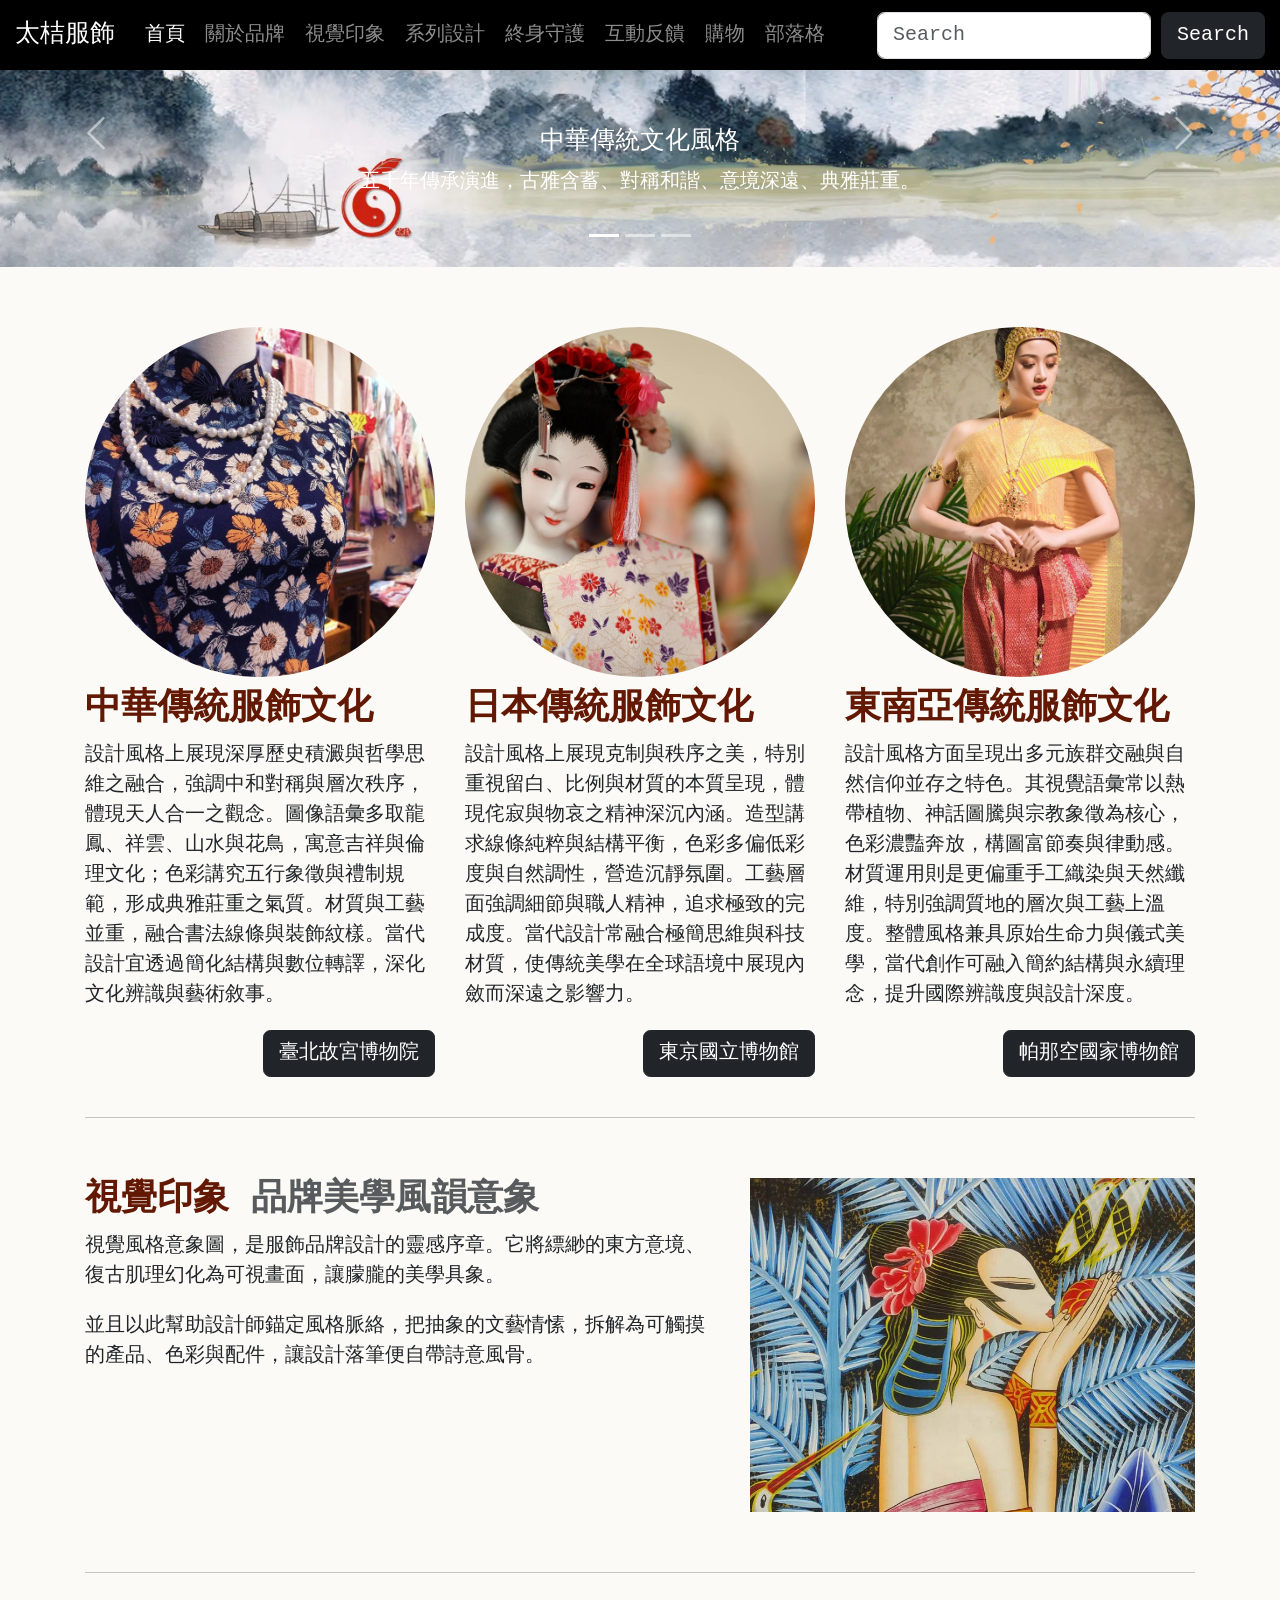
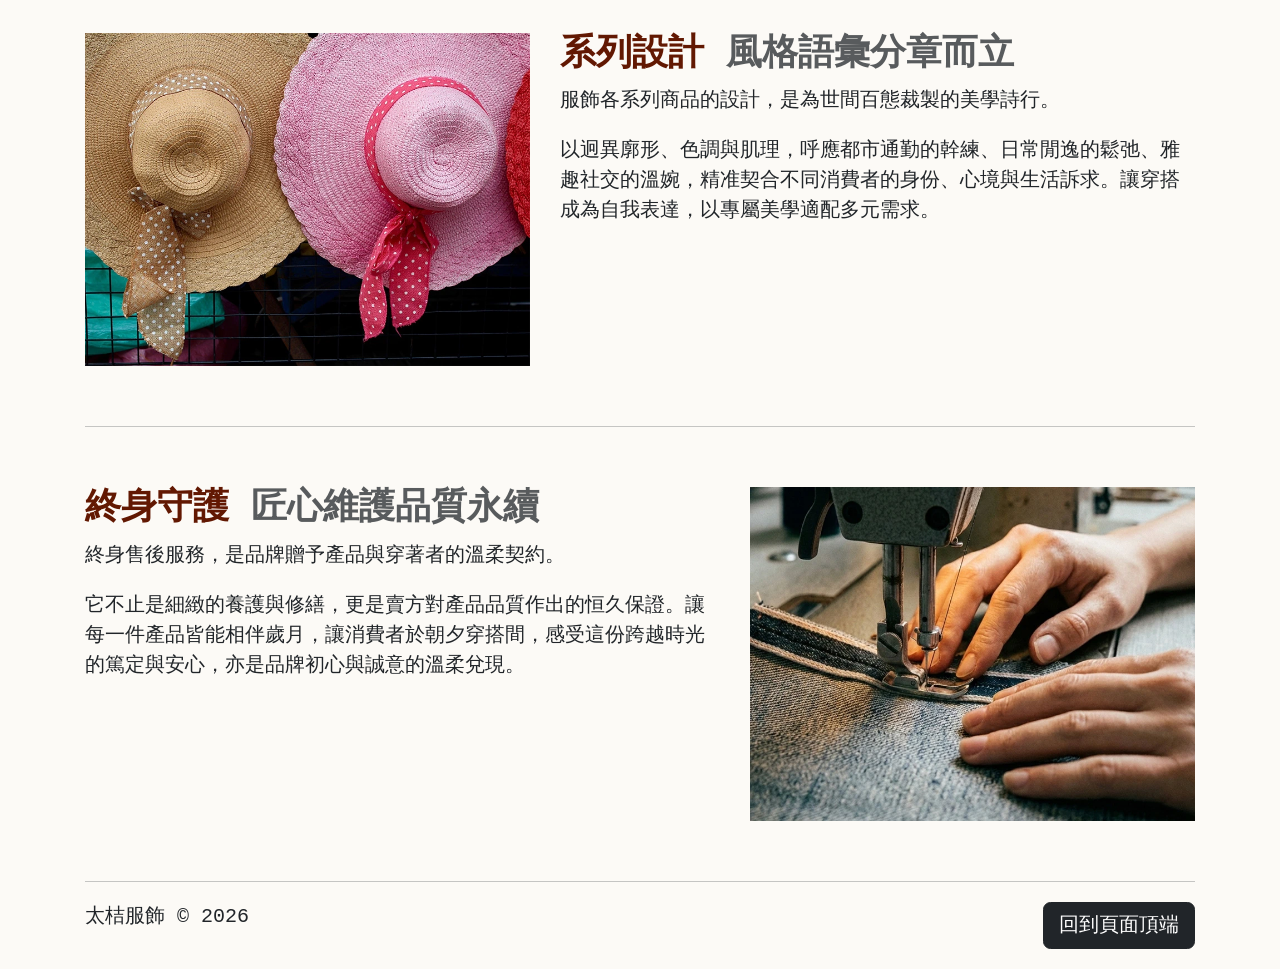
<file: index.html>
<!-- 宣告網頁文件是HTML5格式 -->
<!doctype html>
<!-- 網頁所屬地區的語言 -->
<html lang="zh-Hant-TW">
  <!-- 檔頭、SEO/GEO/AEO -->
  <head>
    <!-- 文字編碼 -->
    <meta charset="utf-8">
    <!-- RWD響應式網站 -->
    <meta name="viewport" content="width=device-width, initial-scale=1">
    <!-- 網站作者（擁有者、品牌名稱） -->
    <meta name="author" content="太桔服飾">
    <!-- 網頁描述、網頁內容濃縮，可透過ChatGPT協助生成 -->
    <meta name="description" content="太桔服飾融合中華、日本與東南亞文化設計美學，結合服飾系列創作與終身售後理念，展現東方風格的當代設計敘事與品牌文化深度。">
    <!-- 網頁編輯器 -->
    <meta name="generator" content="Visual Studio Code">
    <!-- 網頁關鍵字、網頁內容提取，可透過ChatGPT協助提取 -->
    <meta name="keywords" content="太桔服飾, 東方文化美學, 東方設計風格, 傳統文化設計, 東方哲學設計, 天人合一美學, 東方藝術設計, 文化創意設計, 東方圖騰設計, 東方裝飾紋樣, 龍鳳圖騰, 祥雲紋樣, 山水意境設計, 花鳥紋樣, 五行色彩象徵, 中式對稱設計, 中國傳統紋樣, 書法線條設計, 中國風設計, 日本設計美學, 日式極簡設計, 侘寂美學, 物哀文化, 日式留白設計, 日本職人精神, 日本工藝設計, 日式自然色彩, 日本傳統美學, 日系設計風格, 東南亞設計風格, 東南亞文化圖騰, 熱帶植物圖案, 神話圖騰設計, 東南亞宗教符號, 手工織染工藝, 天然纖維設計, 東南亞民族風格, 儀式美學設計, 東南亞文化藝術, 服飾設計靈感, 服裝設計風格, 東方服飾設計, 視覺風格意象, 時尚設計概念, 服裝系列設計, 穿搭風格設計, 品牌美學設計, 設計師品牌風格, 品牌文化設計, 品牌終身服務, 服裝售後服務, 產品養護修繕, 品牌品質保證, 永續時尚設計, 品牌文化故事, 設計品牌理念, 高品質服飾品牌">
    <!-- Favicon品牌Logo=, 第一行針對IE和其它瀏覽器，第二行針對IE之外的瀏覽器 -->
    <link rel="shortcut icon" href="/favicon.ico" type="image/x-icon">
    <link rel="icon" href="/favicon.ico" type="image/x-icon">
    <!-- 網頁標題，包含網站名稱和網頁名稱 -->
    <title>太桔服飾-首頁</title>
    <!-- Bootstrap雲端CSS外部檔 -->
    <link href="https://cdn.jsdelivr.net/npm/bootstrap@5.3.8/dist/css/bootstrap.min.css" rel="stylesheet" integrity="sha384-sRIl4kxILFvY47J16cr9ZwB07vP4J8+LH7qKQnuqkuIAvNWLzeN8tE5YBujZqJLB" crossorigin="anonymous">
    <!-- 自訂的CSS -->
    <link rel="stylesheet" href="css/custom.css">
    <!-- GA追蹤碼 -->
    <!-- Google tag (gtag.js) -->
    <script async src="https://www.googletagmanager.com/gtag/js?id=G-PJFQ34TGPG"></script>
    <script>
      window.dataLayer = window.dataLayer || [];
      function gtag(){dataLayer.push(arguments);}
      gtag('js', new Date());

      gtag('config', 'G-PJFQ34TGPG');
    </script>

  </head>
  <!-- 網頁本文 -->
  <body>
    <!-- 頁首/頂端Bar固定-->
    <header class="fixed-top">
      <nav class="navbar navbar-expand-lg bg-dark navbar-dark">
        <div class="container-fluid">
          <a class="navbar-brand" href="index.html">太桔服飾</a>
          <button class="navbar-toggler" type="button" data-bs-toggle="collapse" data-bs-target="#navbarSupportedContent" aria-controls="navbarSupportedContent" aria-expanded="false" aria-label="Toggle navigation">
            <span class="navbar-toggler-icon"></span>
          </button>
          <div class="collapse navbar-collapse" id="navbarSupportedContent">
            <ul class="navbar-nav me-auto mb-2 mb-lg-0">
              <li class="nav-item">
                <a class="nav-link active" aria-current="page" href="index.html">首頁</a>
              </li>
              <li class="nav-item">
                <a class="nav-link" href="about.html">關於品牌</a>
              </li>
              <li class="nav-item">
                <a class="nav-link" href="image.html">視覺印象</a>
              </li>
              <li class="nav-item">
                <a class="nav-link" href="collection.html">系列設計</a>
              </li>
              <li class="nav-item">
                <a class="nav-link" href="guardian.html">終身守護</a>
              </li>
              <li class="nav-item">
                <a class="nav-link" href="https://toolkit.url.com.tw/bbs/index.php?email=bbs@trial-162240.url.tw" target="_blank">互動反饋</a>
              </li>
              <li class="nav-item">
                <a class="nav-link" href="https://mikanenn123.easy.co" target="_blank">購物</a>
              </li>
              <li class="nav-item">
                <a class="nav-link" href="https://mikanenn123.wordpress.com" target="_blank">部落格</a>
              </li>
            </ul>

            <form class="d-flex" role="search">
              <input class="form-control me-2" type="search" placeholder="Search" aria-label="Search"/>
              <button class="btn btn-dark" type="submit">Search</button>
            </form>
          </div>
        </div>
      </nav> 




    </header>
    <!-- 主內容 -->
    <main>
      <!-- 輪播圖外層 -->
      <div id="carouselExampleIndicators" class="carousel slide">
        <!-- 指示器 -->
        <div class="carousel-indicators">
          <button type="button" data-bs-target="#carouselExampleIndicators" data-bs-slide-to="0" class="active" aria-current="true" aria-label="Slide 1"></button>
          <button type="button" data-bs-target="#carouselExampleIndicators" data-bs-slide-to="1" aria-label="Slide 2"></button>
          <button type="button" data-bs-target="#carouselExampleIndicators" data-bs-slide-to="2" aria-label="Slide 3"></button>
        </div>
         <!-- 輪播圖片 -->
        <div class="carousel-inner">
          <div class="carousel-item active">
            <img src="images/index/chinese-traditional-view-1920.webp" class="d-block w-100" alt="中華傳統文化風格" title="中華傳統文化風格" aria-label="中華傳統文化風格">
            <div class="carousel-caption d-none d-md-block">
              <h5>中華傳統文化風格</h5>
              <p>五千年傳承演進，古雅含蓄、對稱和諧、意境深遠、典雅莊重。</p>
            </div>
           </div>
          <div class="carousel-item">
            <img src="images/index/japan-traditional-view-1920.webp" class="d-block w-100" alt="日本傳統文化風格" title="日本傳統文化風格" aria-label="日本傳統文化風格">
            <div class="carousel-caption d-none d-md-block">
              <h5>日本傳統文化風格</h5>
              <p>東瀛文化，簡約留白、侘寂之美、自然含蓄、靜謐雅致。</p>
            </div>
           </div>
          <div class="carousel-item">
            <img src="images/index/thailand-traditional-view-1920.webp" class="d-block w-100" alt="東南亞傳統文化風格" title="東南亞傳統文化風格" aria-label="東南亞傳統文化風格">
           <div class="carousel-caption d-none d-md-block">
              <h5>東南亞傳統文化風格</h5>
              <p>東南亞文化，色彩濃烈、自然熱帶、紋樣繁複、神秘奔放。</p>
           </div>
          </div>  
        </div>
        <!-- 控制器 -->
        <button class="carousel-control-prev" type="button" data-bs-target="#carouselExampleIndicators" data-bs-slide="prev">
          <span class="carousel-control-prev-icon" aria-hidden="true"></span>
          <span class="visually-hidden">Previous</span>
        </button>
        <button class="carousel-control-next" type="button" data-bs-target="#carouselExampleIndicators" data-bs-slide="next">
          <span class="carousel-control-next-icon" aria-hidden="true"></span>
          <span class="visually-hidden">Next</span>
        </button>
      </div>
      <div class="container">
        <div class="row">
          <div class="col-lg-4 order-md-0 mt-5">
           <a href="https://www.npm.gov.tw/" target="_blank"><img src="images/index/chinese-shanghai-qipau-800800.webp" class="rounded-circle w-100" alt="中華傳統服飾" title="中華傳統服飾" aria-label="中華傳統服飾"></a>
            <div class="card-body">
              <h2 class="mt-2">中華傳統服飾文化</h2>
              <p class="card-text">設計風格上展現深厚歷史積澱與哲學思維之融合，強調中和對稱與層次秩序，體現天人合一之觀念。圖像語彙多取龍鳳、祥雲、山水與花鳥，寓意吉祥與倫理文化；色彩講究五行象徵與禮制規範，形成典雅莊重之氣質。材質與工藝並重，融合書法線條與裝飾紋樣。當代設計宜透過簡化結構與數位轉譯，深化文化辨識與藝術敘事。</p>
              <p class="text-end"><a href="https://www.npm.gov.tw/" target="_blank" class="btn btn-dark" role="button">臺北故宮博物院</a></p>
            </div>
          </div>
          <div class="col-lg-4 order-md-2 mt-5">
           <a href="http://www.virtualmuseum.finearts.go.th/bangkoknationalmuseums/index.php/en/" target="_blank"><img src="images/index/thailand-salong-800800.webp" class="rounded-circle w-100" alt="東南亞傳統服飾" title="東南亞傳統服飾" aria-label="東南亞傳統服飾"></a>
            <div class="card-body">
              <h2 class="mt-2">東南亞傳統服飾文化</h2>
              <p class="card-text">設計風格方面呈現出多元族群交融與自然信仰並存之特色。其視覺語彙常以熱帶植物、神話圖騰與宗教象徵為核心，色彩濃豔奔放，構圖富節奏與律動感。材質運用則是更偏重手工織染與天然纖維，特別強調質地的層次與工藝上溫度。整體風格兼具原始生命力與儀式美學，當代創作可融入簡約結構與永續理念，提升國際辨識度與設計深度。</p>
              <p class="text-end"><a href="http://www.virtualmuseum.finearts.go.th/bangkoknationalmuseums/index.php/en/" target="_blank" class="btn btn-dark" role="button">帕那空國家博物館</a></p>
            </div>
          </div>
          <div class="col-lg-4 order-md-1 mt-5">
           <a href="https://www.tnm.jp/modules/r_free_page/index.php?id=1659&lang=en/" target="_blank"><img src="images/index/japan-kimono-800800.webp" class="rounded-circle w-100" alt="日本華傳統服飾" title="日本華傳統服飾" aria-label="日本華傳統服飾"></a>
            <div class="card-body">
              <h2 class="mt-2">日本傳統服飾文化</h2>
              <p class="card-text">設計風格上展現克制與秩序之美，特別重視留白、比例與材質的本質呈現，體現侘寂與物哀之精神深沉內涵。造型講求線條純粹與結構平衡，色彩多偏低彩度與自然調性，營造沉靜氛圍。工藝層面強調細節與職人精神，追求極致的完成度。當代設計常融合極簡思維與科技材質，使傳統美學在全球語境中展現內斂而深遠之影響力。</p>
              <p class="text-end"><a href="https://www.tnm.jp/modules/r_free_page/index.php?id=1659&lang=en/" target="_blank" class="btn btn-dark" role="button">東京國立博物館</a></p>
            </div>
          </div>
        </div>

        <hr>
        <div class="row my-5">
          <div class="col-md-7"> 
            <h2 class="">視覺印象<span class="text-muted"> 品牌美學風韻意象</span></h2>
            <p>視覺風格意象圖，是服飾品牌設計的靈感序章。它將縹緲的東方意境、復古肌理幻化為可視畫面，讓朦朧的美學具象。</p>
            <p>並且以此幫助設計師錨定風格脈絡，把抽象的文藝情愫，拆解為可觸摸的產品、色彩與配件，讓設計落筆便自帶詩意風骨。</p>            
          </div>
          <div class="col-md-5">
            <img src="images/index/east-view-image-800600.webp" class="img-fluid mx-auto" alt="視覺風格意象圖" aria-label="視覺風格意象圖">
          </div>
        </div>
        <hr>
        <div class="row my-5">
          <div class="col-md-7 order-md-1"> 
            <h2 class="">系列設計<span class="text-muted"> 風格語彙分章而立</span></h2>
            <p>服飾各系列商品的設計，是為世間百態裁製的美學詩行。</p>
            <p>以迥異廓形、色調與肌理，呼應都市通勤的幹練、日常閒逸的鬆弛、雅趣社交的溫婉，精准契合不同消費者的身份、心境與生活訴求。讓穿搭成為自我表達，以專屬美學適配多元需求。</p>            
          </div>
          <div class="col-md-5 order-md-0">
            <img src="images/index/collection-marco-cap-800600.webp" class="img-fluid mx-auto" alt="系列設計呈現" aria-label="系列設計呈現">
          </div>
        </div>
        <hr>
        <div class="row my-5">
          <div class="col-md-7"> 
            <h2 class="">終身守護<span class="text-muted"> 匠心維護品質永續</span></h2>
            <p>終身售後服務，是品牌贈予產品與穿著者的溫柔契約。</p>
            <p>它不止是細緻的養護與修繕，更是賣方對產品品質作出的恒久保證。讓每一件產品皆能相伴歲月，讓消費者於朝夕穿搭間，感受這份跨越時光的篤定與安心，亦是品牌初心與誠意的溫柔兌現。</p>            
          </div>
          <div class="col-md-5">
            <img src="images/index/product-rework-sewing-800600.webp" class="img-fluid mx-auto" alt="終身守護意象" aria-label="終身守護意象">
          </div>
        </div>
        <hr>
      </div>  

      <footer class="container">
        <p class="float-end"><a href="#top" class="btn btn-dark">回到頁面頂端</a></p>
        <p>太桔服飾 &copy; 2026</p>
      </footer>
    </main>
    


    <!-- Bootstrap雲端JS外部檔 -->
    <script src="https://cdn.jsdelivr.net/npm/bootstrap@5.3.8/dist/js/bootstrap.bundle.min.js" integrity="sha384-FKyoEForCGlyvwx9Hj09JcYn3nv7wiPVlz7YYwJrWVcXK/BmnVDxM+D2scQbITxI" crossorigin="anonymous"></script>
  </body>
</html>
</file>
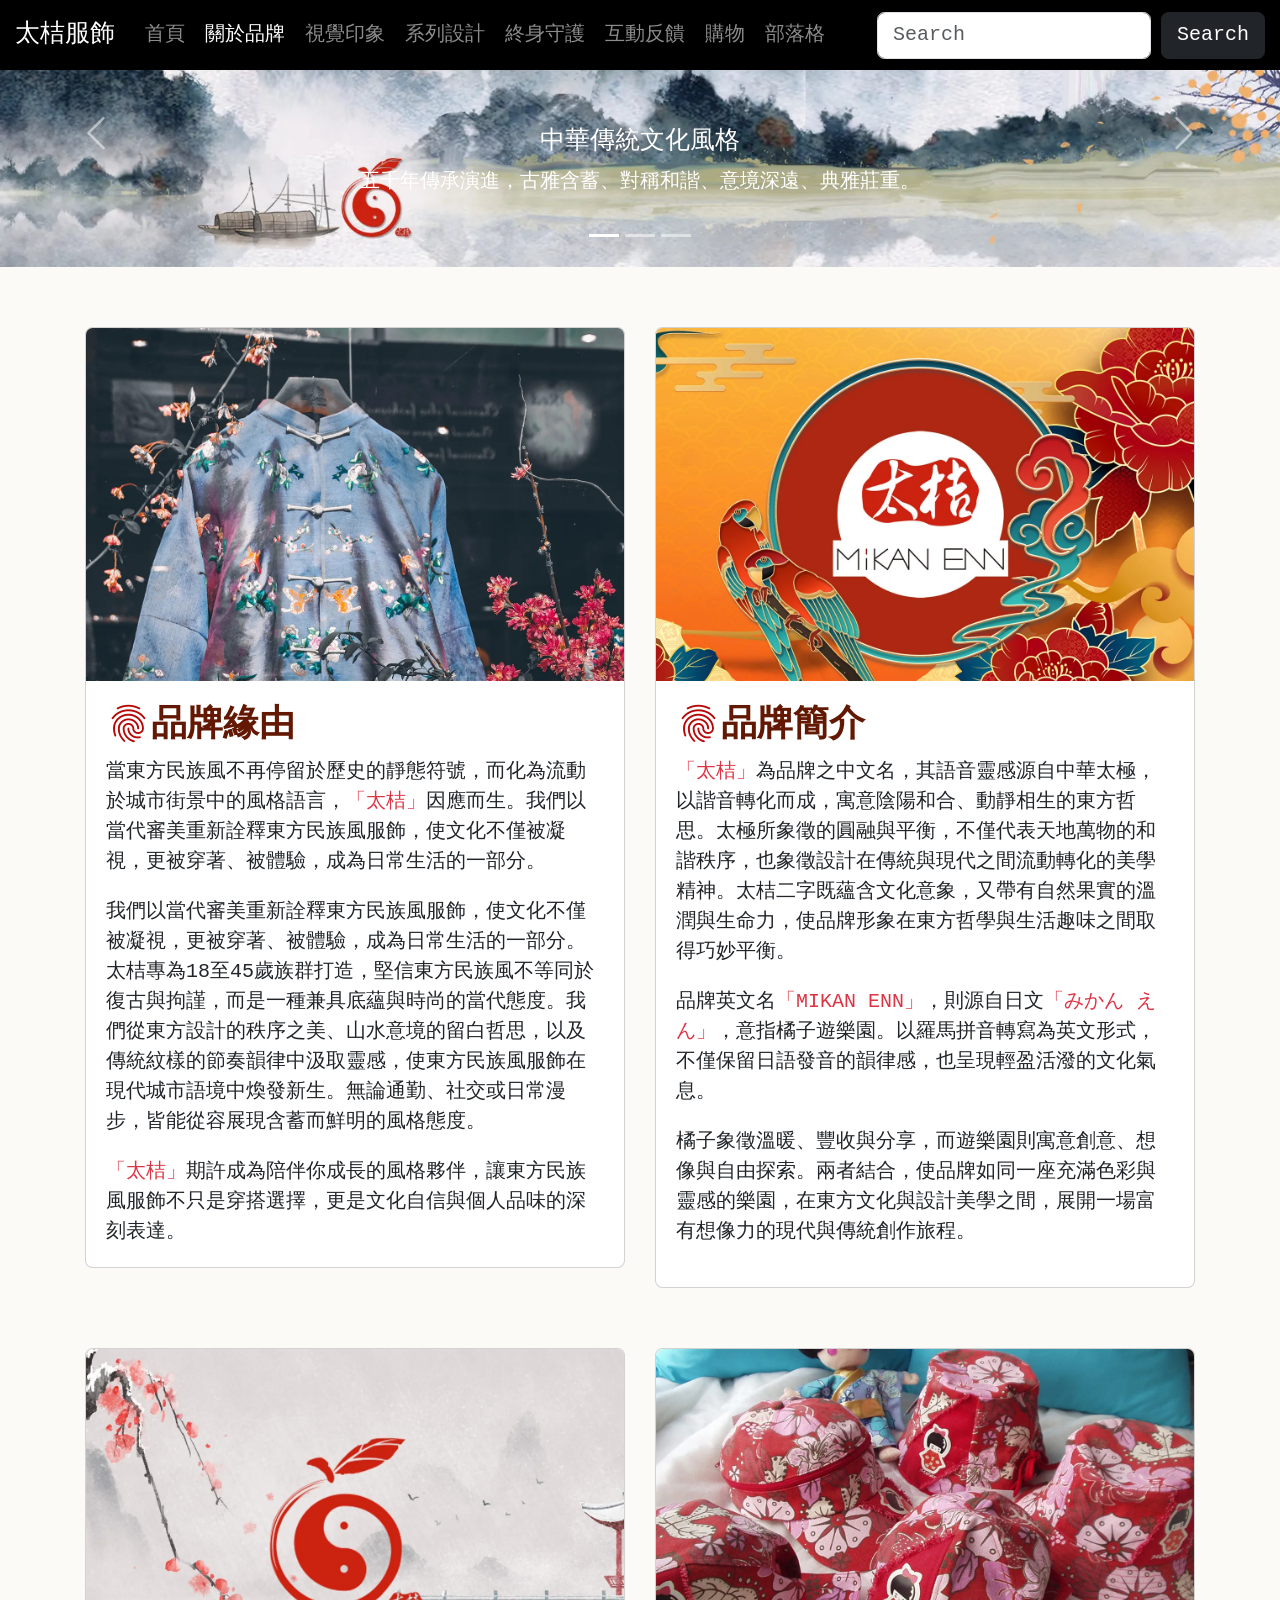
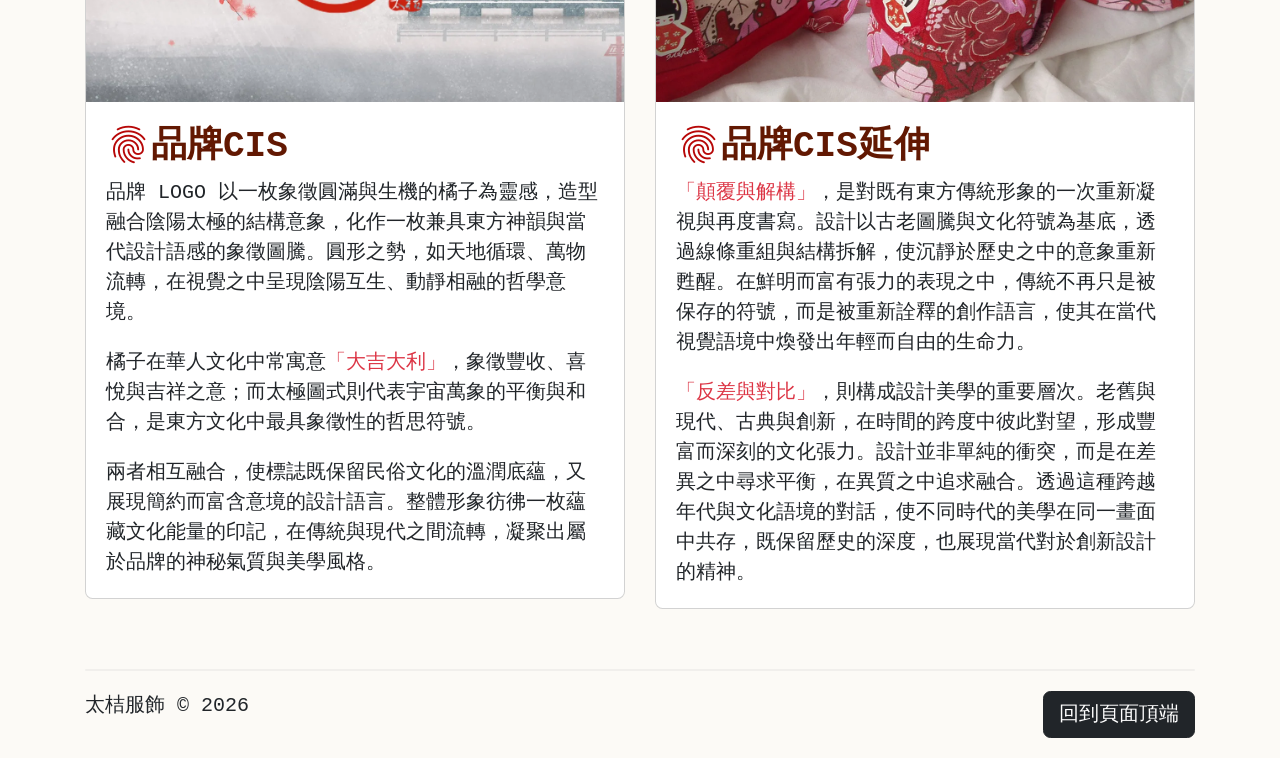
<file: about.html>
<!-- 宣告網頁文件是HTML5格式 -->
<!doctype html>
<!-- 網頁所屬地區的語言 -->
<html lang="zh-Hant-TW">
  <!-- 檔頭、SEO/GEO/AEO -->
  <head>
    <!-- 文字編碼 -->
    <meta charset="utf-8">
    <!-- RWD響應式網站 -->
    <meta name="viewport" content="width=device-width, initial-scale=1">
    <!-- 網站作者（擁有者、品牌名稱） -->
    <meta name="author" content="太桔服飾">
    <!-- 網頁描述、網頁內容濃縮，可透過ChatGPT協助生成 -->
    <meta name="description" content="太桔服飾,太桔(MIKAN ENN)以東方民族風服飾為核心,融合太極哲思與當代設計語彙,重塑傳統文化美學,展現兼具時尚與文化底蘊的品牌風格">
    <!-- 網頁編輯器 -->
    <meta name="generator" content="Visual Studio Code">
    <!-- 網頁關鍵字、網頁內容提取，可透過ChatGPT協助提取 -->
    <meta name="keywords" content="太桔品牌, MIKAN ENN, 東方民族風服飾, 東方民族風品牌, 東方文化時尚, 東方設計美學, 東方文化服裝設計, 民族風服飾設計, 東方時尚品牌, 東方文化創意品牌, 當代東方服飾, 東方美學穿搭, 東方風格服裝, 文化創意服飾, 東方風時尚設計, 東方元素服裝設計, 太極設計理念, 東方哲學美學, 陰陽太極設計, 東方圖騰設計, 橘子品牌LOGO, 太極LOGO設計, 東方符號設計, 東方文化圖騰, 文化圖騰設計, 品牌CIS設計, 品牌視覺識別設計, 東方品牌識別, 創意品牌LOGO, 文化品牌設計, 當代民族風設計, 傳統與現代設計融合, 解構設計風格, 東方設計語彙, 時尚服裝品牌設計, 設計師品牌服飾, 東方文化穿搭, 都市民族風穿搭, 現代民族風時尚, 文化時尚品牌">
    <!-- Favicon品牌Logo=, 第一行針對IE和其它瀏覽器，第二行針對IE之外的瀏覽器 -->
    <link rel="shortcut icon" href="/favicon.ico" type="image/x-icon">
    <link rel="icon" href="/favicon.ico" type="image/x-icon">
    <!-- 網頁標題，包含網站名稱和網頁名稱 -->
    <title>太桔服飾-關於品牌</title>
    <!-- Bootstrap雲端CSS外部檔 -->
    <link href="https://cdn.jsdelivr.net/npm/bootstrap@5.3.8/dist/css/bootstrap.min.css" rel="stylesheet" integrity="sha384-sRIl4kxILFvY47J16cr9ZwB07vP4J8+LH7qKQnuqkuIAvNWLzeN8tE5YBujZqJLB" crossorigin="anonymous">
    <!-- 自訂的CSS -->
    <link rel="stylesheet" href="css/custom.css">
    <!-- GoogleIconFonts -->
    <link rel="stylesheet" href="https://fonts.googleapis.com/icon?family=Material+Icons">
    <!-- GA追蹤碼 -->
    <!-- Google tag (gtag.js) -->
    <script async src="https://www.googletagmanager.com/gtag/js?id=G-PJFQ34TGPG"></script>
    <script>
      window.dataLayer = window.dataLayer || [];
      function gtag(){dataLayer.push(arguments);}
      gtag('js', new Date());

      gtag('config', 'G-PJFQ34TGPG');
    </script>
    
  </head>
  <!-- 網頁本文 -->
  <body>
    <!-- 頁首/頂端Bar固定 -->
    <header class="fixed-top">
      <nav class="navbar navbar-expand-lg bg-dark navbar-dark">
        <div class="container-fluid">
          <a class="navbar-brand" href="index.html">太桔服飾</a>
          <button class="navbar-toggler" type="button" data-bs-toggle="collapse" data-bs-target="#navbarSupportedContent" aria-controls="navbarSupportedContent" aria-expanded="false" aria-label="Toggle navigation">
            <span class="navbar-toggler-icon"></span>
          </button>
          <div class="collapse navbar-collapse" id="navbarSupportedContent">
            <ul class="navbar-nav me-auto mb-2 mb-lg-0">
              <li class="nav-item">
                <a class="nav-link" href="index.html">首頁</a>
              </li>
              <li class="nav-item">
                <a class="nav-link active" aria-current="page" href="about.html">關於品牌</a>
              </li>
              <li class="nav-item">
                <a class="nav-link" href="image.html">視覺印象</a>
              </li>
              <li class="nav-item">
                <a class="nav-link" href="collection.html">系列設計</a>
              </li>
              <li class="nav-item">
                <a class="nav-link" href="guardian.html">終身守護</a>
              </li>
              <li class="nav-item">
                <a class="nav-link" href="https://toolkit.url.com.tw/bbs/index.php?email=bbs@trial-162240.url.tw" target="_blank">互動反饋</a>
              </li>
              <li class="nav-item">
                <a class="nav-link" href="https://mikanenn123.easy.co" target="_blank">購物</a>
              </li>
              <li class="nav-item">
                <a class="nav-link" href="https://mikanenn123.wordpress.com" target="_blank">部落格</a>
              </li>
            </ul>
            <form class="d-flex" role="search">
              <input class="form-control me-2" type="search" placeholder="Search" aria-label="Search"/>
              <button class="btn btn-dark" type="submit">Search</button>
            </form>
          </div>
        </div>
      </nav> 




    </header>
    <!-- 主內容 -->
    <main>
      <!-- 輪播圖外層 -->
      <div id="carouselExampleIndicators" class="carousel slide">
        <!-- 指示器 -->
        <div class="carousel-indicators">
          <button type="button" data-bs-target="#carouselExampleIndicators" data-bs-slide-to="0" class="active" aria-current="true" aria-label="Slide 1"></button>
          <button type="button" data-bs-target="#carouselExampleIndicators" data-bs-slide-to="1" aria-label="Slide 2"></button>
          <button type="button" data-bs-target="#carouselExampleIndicators" data-bs-slide-to="2" aria-label="Slide 3"></button>
        </div>
         <!-- 輪播圖片 -->
        <div class="carousel-inner">
          <div class="carousel-item active">
            <img src="images/index/chinese-traditional-view-1920.webp" class="d-block w-100" alt="中華傳統文化風格" title="中華傳統文化風格" aria-label="中華傳統文化風格">
            <div class="carousel-caption d-none d-md-block">
              <h5>中華傳統文化風格</h5>
              <p>五千年傳承演進，古雅含蓄、對稱和諧、意境深遠、典雅莊重。</p>
            </div>
           </div>
          <div class="carousel-item">
            <img src="images/index/japan-traditional-view-1920.webp" class="d-block w-100" alt="日本傳統文化風格" title="日本傳統文化風格" aria-label="日本傳統文化風格">
            <div class="carousel-caption d-none d-md-block">
              <h5>日本傳統文化風格</h5>
              <p>東瀛文化，簡約留白、侘寂之美、自然含蓄、靜謐雅致。</p>
            </div>
           </div>
          <div class="carousel-item">
            <img src="images/index/thailand-traditional-view-1920.webp" class="d-block w-100" alt="東南亞傳統文化風格" title="東南亞傳統文化風格" aria-label="東南亞傳統文化風格">
           <div class="carousel-caption d-none d-md-block">
              <h5>東南亞傳統文化風格</h5>
              <p>東南亞文化，色彩濃烈、自然熱帶、紋樣繁複、神秘奔放。</p>
           </div>
          </div>  
        </div>
        <!-- 控制器 -->
        <button class="carousel-control-prev" type="button" data-bs-target="#carouselExampleIndicators" data-bs-slide="prev">
          <span class="carousel-control-prev-icon" aria-hidden="true"></span>
          <span class="visually-hidden">Previous</span>
        </button>
        <button class="carousel-control-next" type="button" data-bs-target="#carouselExampleIndicators" data-bs-slide="next">
          <span class="carousel-control-next-icon" aria-hidden="true"></span>
          <span class="visually-hidden">Next</span>
        </button>
      </div>
      <div class="container">
        <div class="row">
          <div class="col-lg-6">
            <div class="card mt-5">
              <img src="images/about/brand-cause-chinese-paint-qipao.webp" class="card-img-top" alt="太桔品牌緣由" title="太桔品牌緣由">
              <div class="card-body">
                <h2 class=""><i class="material-icons" style="font-size:45px;color:rgb(183, 7, 7);vertical-align: text-bottom">fingerprint</i>品牌緣由</h2>
                <p class="card-text">當東方民族風不再停留於歷史的靜態符號，而化為流動於城市街景中的風格語言，<span class="text-danger">「太桔」</span>因應而生。我們以當代審美重新詮釋東方民族風服飾，使文化不僅被凝視，更被穿著、被體驗，成為日常生活的一部分。</p>
                <p class="card-text">我們以當代審美重新詮釋東方民族風服飾，使文化不僅被凝視，更被穿著、被體驗，成為日常生活的一部分。太桔專為18至45歲族群打造，堅信東方民族風不等同於復古與拘謹，而是一種兼具底蘊與時尚的當代態度。我們從東方設計的秩序之美、山水意境的留白哲思，以及傳統紋樣的節奏韻律中汲取靈感，使東方民族風服飾在現代城市語境中煥發新生。無論通勤、社交或日常漫步，皆能從容展現含蓄而鮮明的風格態度。</p>
                <p class="card-text"><span class="text-danger">「太桔」</span>期許成為陪伴你成長的風格夥伴，讓東方民族風服飾不只是穿搭選擇，更是文化自信與個人品味的深刻表達。</p>
              </div>
            </div>
          </div>

          <div class="col-lg-6">
            <div class="card mt-5">
              <img src="images/about/brand-mkan-enn-brand-instrution.webp" class="card-img-top" alt="太桔品牌簡介" title="太桔品牌簡介">
              <div class="card-body">
                <h2 class=""><i class="material-icons" style="font-size:45px;color:rgb(183, 7, 7);vertical-align: text-bottom">fingerprint</i>品牌簡介</h2>
                <p class="card-text"><span class="text-danger">「太桔」</span>為品牌之中文名，其語音靈感源自中華太極，以諧音轉化而成，寓意陰陽和合、動靜相生的東方哲思。太極所象徵的圓融與平衡，不僅代表天地萬物的和諧秩序，也象徵設計在傳統與現代之間流動轉化的美學精神。太桔二字既蘊含文化意象，又帶有自然果實的溫潤與生命力，使品牌形象在東方哲學與生活趣味之間取得巧妙平衡。</p>
                <p class="card-text">品牌英文名<span class="text-danger">「MIKAN ENN」</span>，則源自日文<span class="text-danger">「みかん えん」</span>，意指橘子遊樂園。以羅馬拼音轉寫為英文形式，不僅保留日語發音的韻律感，也呈現輕盈活潑的文化氣息。</p> 
                <p>橘子象徵溫暖、豐收與分享，而遊樂園則寓意創意、想像與自由探索。兩者結合，使品牌如同一座充滿色彩與靈感的樂園，在東方文化與設計美學之間，展開一場富有想像力的現代與傳統創作旅程。</p>
              </div>
            </div>
          </div>

          <div class="col-lg-6">
            <div class="card mt-5">
              <img src="images/about/logo-China-traditional-paint-sencond.webp" class="card-img-top" alt="太桔品牌CIS" title="太桔品牌CIS">
              <div class="card-body">
                <h2 class=""><i class="material-icons" style="font-size:45px;color:rgb(183, 7, 7);vertical-align: text-bottom">fingerprint</i>品牌CIS</h2>
                <p class="card-text">品牌 LOGO 以一枚象徵圓滿與生機的橘子為靈感，造型融合陰陽太極的結構意象，化作一枚兼具東方神韻與當代設計語感的象徵圖騰。圓形之勢，如天地循環、萬物流轉，在視覺之中呈現陰陽互生、動靜相融的哲學意境。</p>
                <p class="card-text">橘子在華人文化中常寓意<span class="text-danger">「大吉大利」</span>，象徵豐收、喜悅與吉祥之意；而太極圖式則代表宇宙萬象的平衡與和合，是東方文化中最具象徵性的哲思符號。</p>
                <p class="card-text">兩者相互融合，使標誌既保留民俗文化的溫潤底蘊，又展現簡約而富含意境的設計語言。整體形象彷彿一枚蘊藏文化能量的印記，在傳統與現代之間流轉，凝聚出屬於品牌的神秘氣質與美學風格。</p>
              </div>
            </div>
          </div>

          <div class="col-lg-6">
            <div class="card mt-5">
              <img src="images/about/brand-mikan-insprint-photo.webp" class="card-img-top" alt="品牌CIS延伸" title="品牌CIS延伸">
              <div class="card-body">
                <h2 class=""><i class="material-icons" style="font-size:45px;color:rgb(183, 7, 7);vertical-align: text-bottom">fingerprint</i>品牌CIS延伸</h2>
                <p class="card-text"><span class="text-danger">「顛覆與解構」</span>，是對既有東方傳統形象的一次重新凝視與再度書寫。設計以古老圖騰與文化符號為基底，透過線條重組與結構拆解，使沉靜於歷史之中的意象重新甦醒。在鮮明而富有張力的表現之中，傳統不再只是被保存的符號，而是被重新詮釋的創作語言，使其在當代視覺語境中煥發出年輕而自由的生命力。</p>
                <p class="card-text"><span class="text-danger">「反差與對比」</span>，則構成設計美學的重要層次。老舊與現代、古典與創新，在時間的跨度中彼此對望，形成豐富而深刻的文化張力。設計並非單純的衝突，而是在差異之中尋求平衡，在異質之中追求融合。透過這種跨越年代與文化語境的對話，使不同時代的美學在同一畫面中共存，既保留歷史的深度，也展現當代對於創新設計的精神。</p>
              </div>
            </div>
          </div>

        </div>
        <!-- 下橫線向上外距5 -->
        <hr class="card mt-5">
      </div>  
      <footer class="container">
        <p class="float-end"><a href="#top" class="btn btn-dark">回到頁面頂端</a></p>
        <p>太桔服飾 &copy; 2026</p>
      </footer>
    </main>
    <!-- Bootstrap雲端JS外部檔 -->
    <script src="https://cdn.jsdelivr.net/npm/bootstrap@5.3.8/dist/js/bootstrap.bundle.min.js" integrity="sha384-FKyoEForCGlyvwx9Hj09JcYn3nv7wiPVlz7YYwJrWVcXK/BmnVDxM+D2scQbITxI" crossorigin="anonymous"></script>
  </body>
</html>
</file>
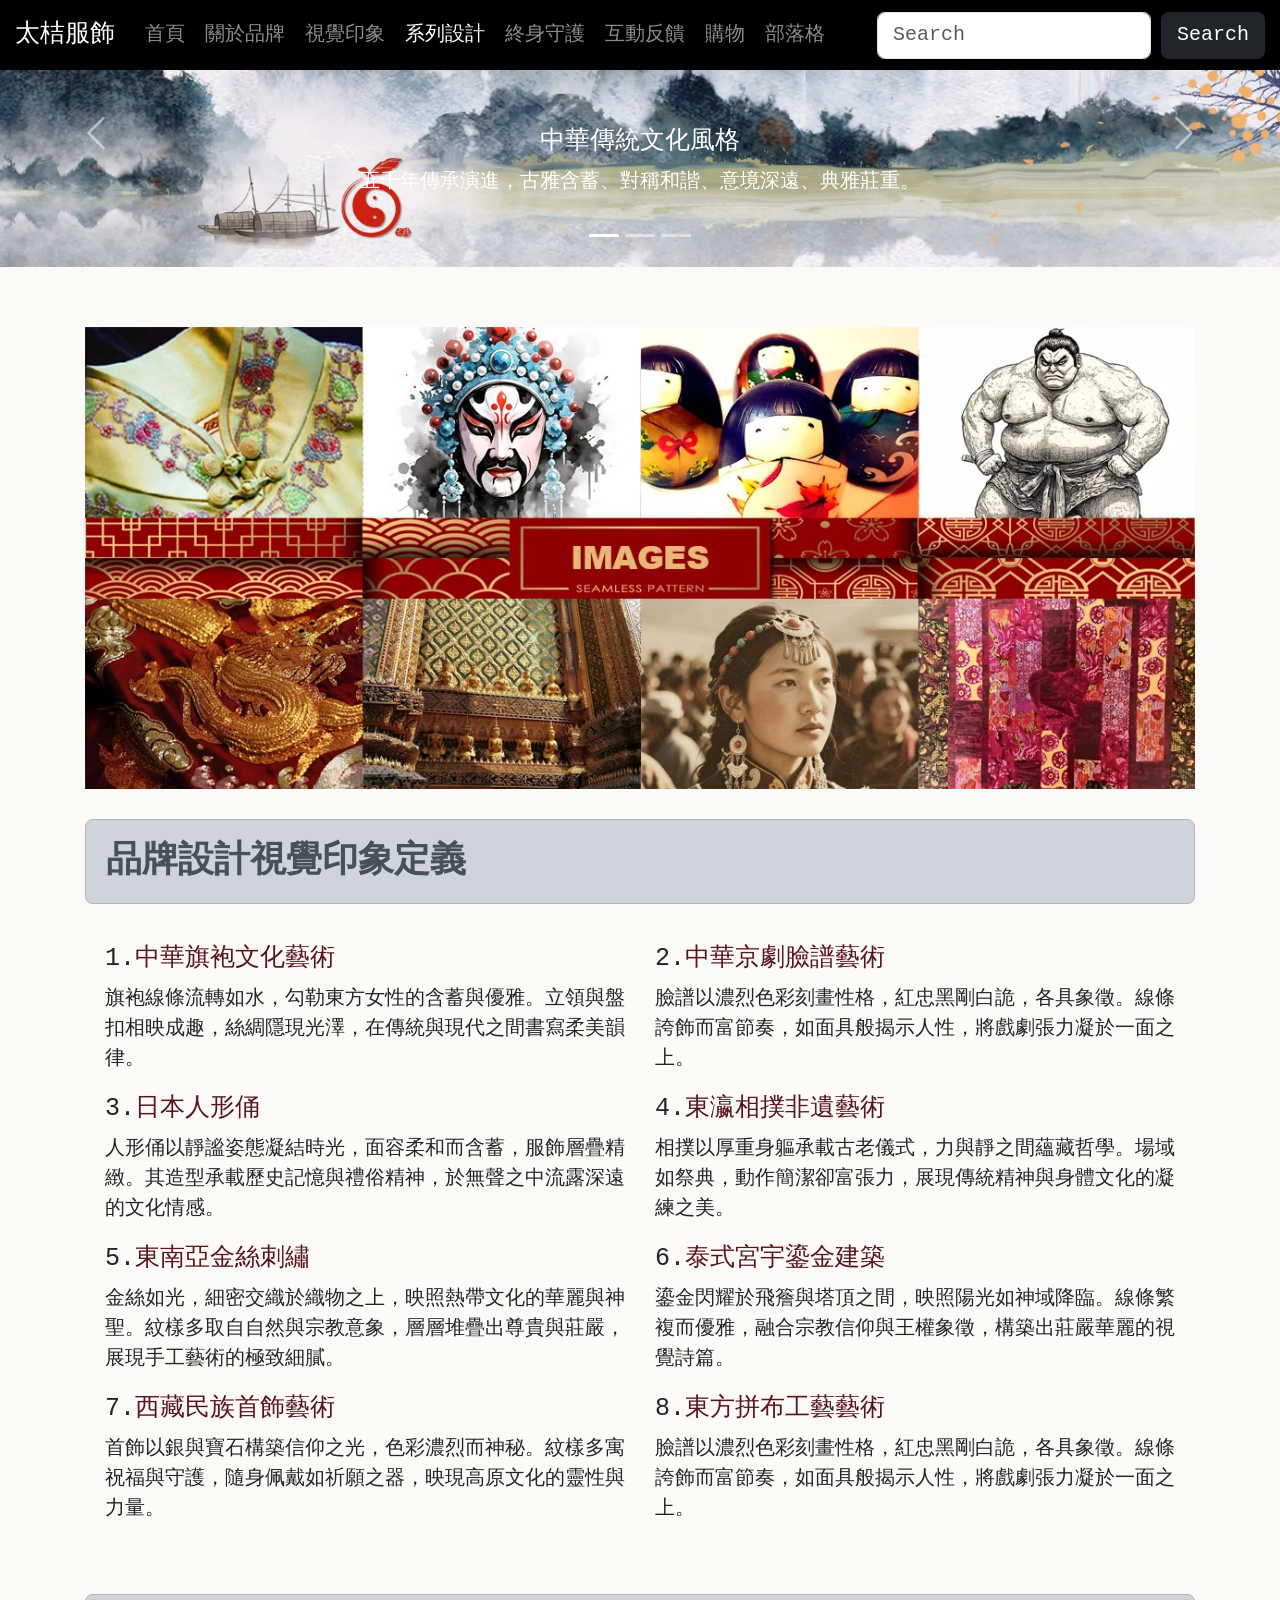
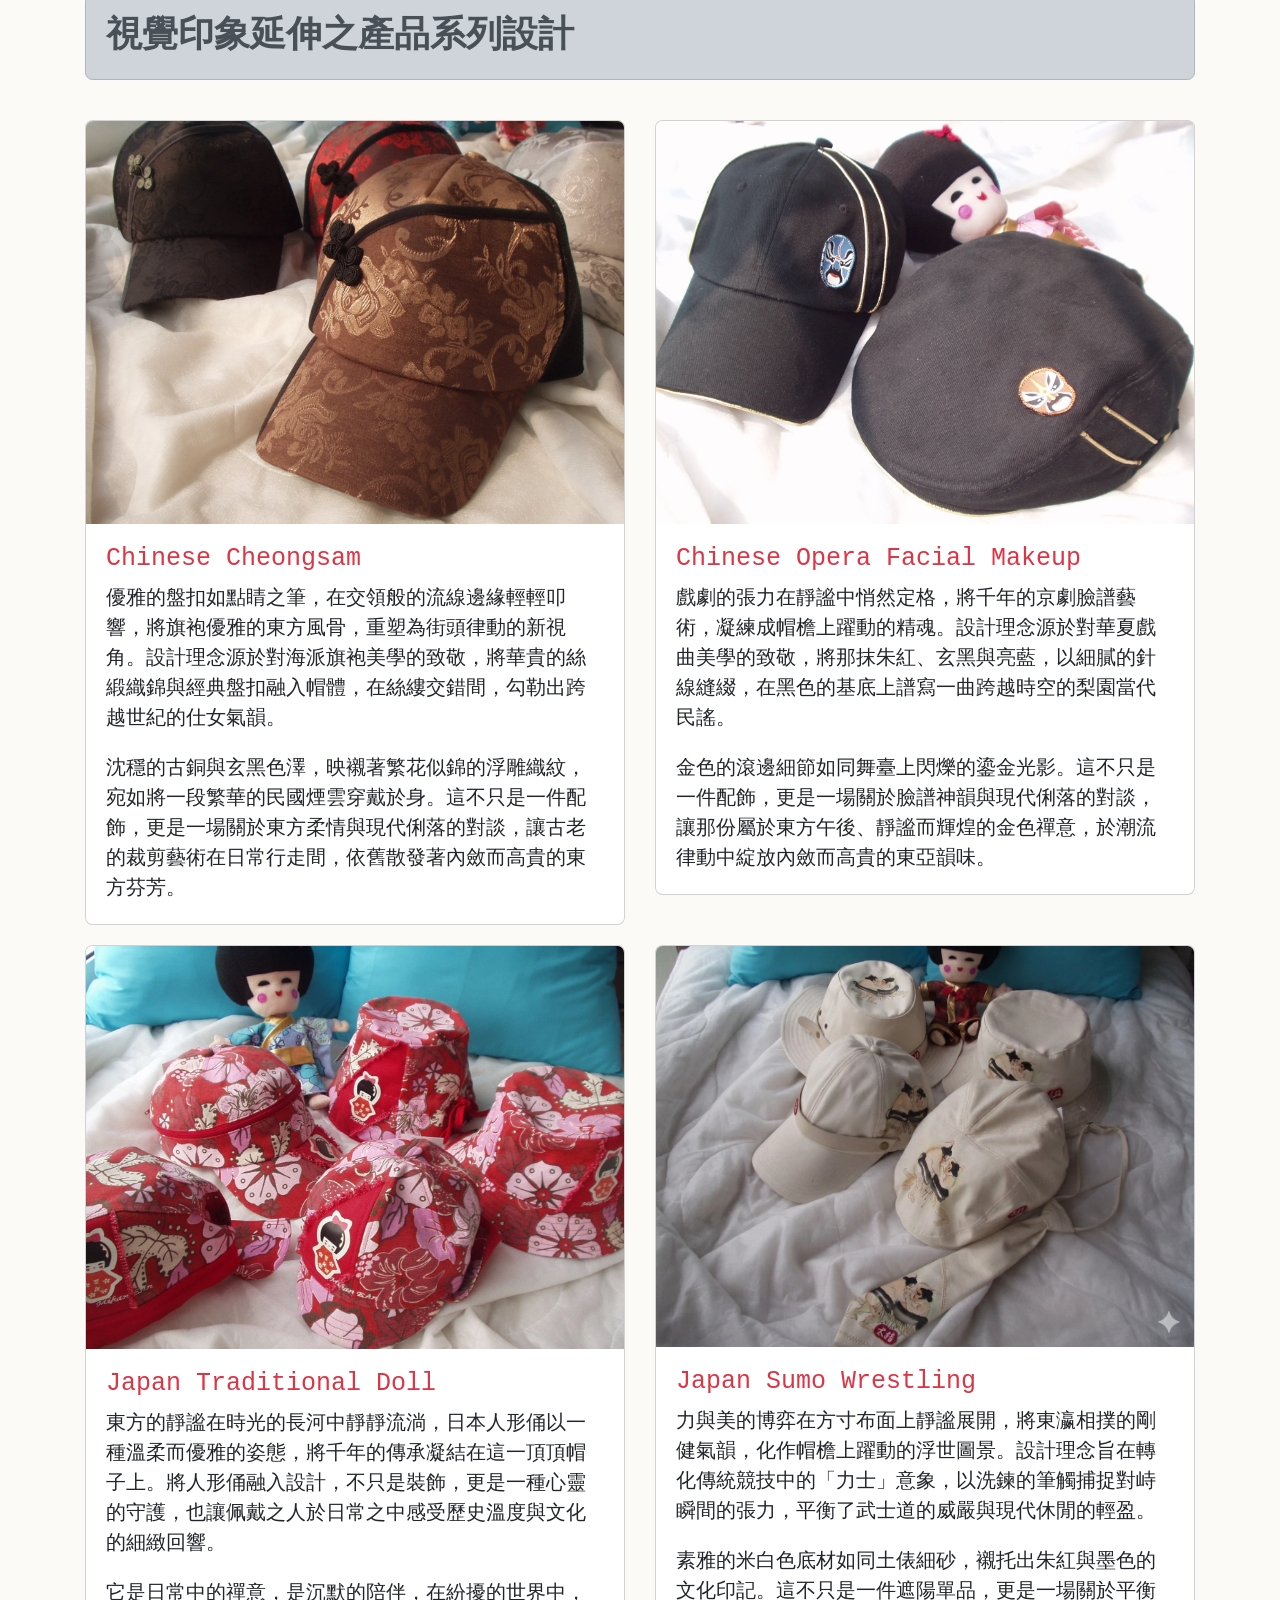
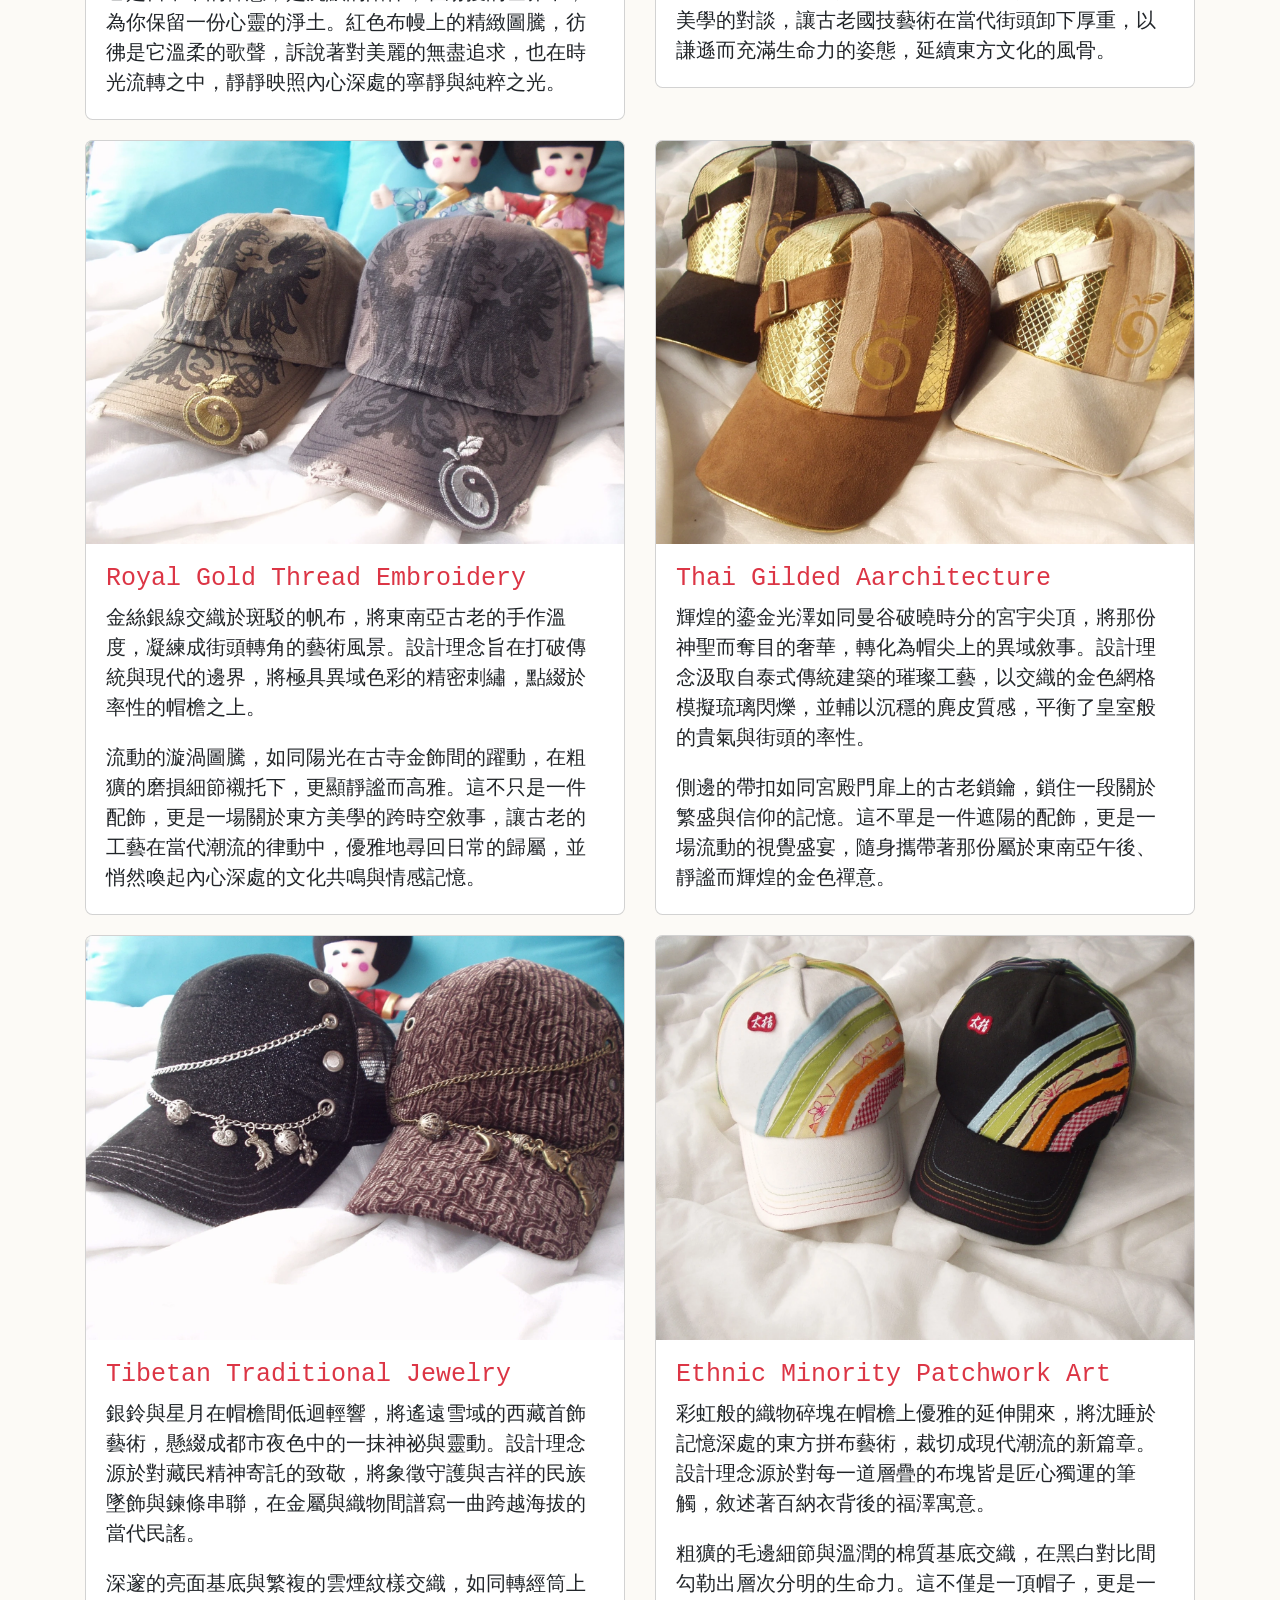
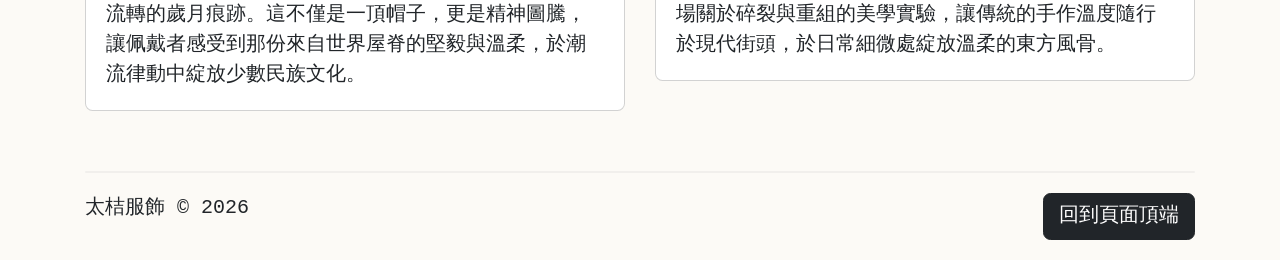
<file: collection.html>
<!-- 宣告網頁文件是HTML5格式 -->
<!doctype html>
<!-- 網頁所屬地區的語言 -->
<html lang="zh-Hant-TW">
  <!-- 檔頭、SEO/GEO/AEO -->
  <head>
    <!-- 文字編碼 -->
    <meta charset="utf-8">
    <!-- RWD響應式網站 -->
    <meta name="viewport" content="width=device-width, initial-scale=1">
    <!-- 網站作者（擁有者、品牌名稱） -->
    <meta name="author" content="太桔服飾">
    <!-- 網頁描述、網頁內容濃縮，可透過ChatGPT協助生成 -->
    <meta name="description" content="太桔服飾，融合東南亞刺繡、日本人形俑、拼布與旗袍元素，轉化為現代帽飾設計語彙，展現東方文化工藝與當代潮流美學風格。">
    <!-- 網頁編輯器 -->
    <meta name="generator" content="Visual Studio Code">
    <!-- 網頁關鍵字、網頁內容提取，可透過ChatGPT協助提取 -->
    <meta name="keywords" content="太桔服飾, 東南亞金絲刺繡, 刺繡帽設計, 東方刺繡工藝, 民族風刺繡設計, 手工刺繡帽, 異域風格配飾, 日本人形俑藝術, 日式人偶設計, 人形俑帽子設計, 東方禪意配飾, 日本傳統文化設計, 東方拼布工藝, 拼布帽設計, 百納衣設計元素, 刺子繡工藝, 藍染拼布風格, 東方手作藝術, 泰式鎏金建築, 東南亞建築設計元素, 鎏金裝飾設計, 泰國文化設計, 異國風帽飾設計, 東瀛相撲文化, 相撲元素設計, 日本傳統競技美學, 武士道設計風格, 東方力量美學, 西藏民族首飾, 藏族銀飾設計, 民族飾品文化, 圖騰飾品設計, 東方民族風配件, 中華旗袍文化, 旗袍元素設計, 盤扣服飾設計, 中式刺繡帽設計, 東方女性美學, 中華京劇臉譜, 臉譜圖騰設計, 戲曲文化配飾, 京劇元素服裝設計, 東方文化配飾設計, 民族風帽子設計, 東方時尚配件, 文化創意配飾, 設計師品牌配件 ">
    <!-- Favicon品牌Logo=, 第一行針對IE和其它瀏覽器，第二行針對IE之外的瀏覽器 -->
    <link rel="shortcut icon" href="/favicon.ico" type="image/x-icon">
    <link rel="icon" href="/favicon.ico" type="image/x-icon">
    <!-- 網頁標題，包含網站名稱和網頁名稱 -->
    <title>太桔服飾-系列設計</title>
    <!-- Bootstrap雲端CSS外部檔 -->
    <link href="https://cdn.jsdelivr.net/npm/bootstrap@5.3.8/dist/css/bootstrap.min.css" rel="stylesheet" integrity="sha384-sRIl4kxILFvY47J16cr9ZwB07vP4J8+LH7qKQnuqkuIAvNWLzeN8tE5YBujZqJLB" crossorigin="anonymous">
    <!-- 自訂的CSS -->
    <link rel="stylesheet" href="css/custom.css">
    <!-- GoogleIconFonts -->
    <link rel="stylesheet" href="https://fonts.googleapis.com/icon?family=Material+Icons">
    <!-- GA追蹤碼 -->
    <!-- Google tag (gtag.js) -->
    <script async src="https://www.googletagmanager.com/gtag/js?id=G-PJFQ34TGPG"></script>
    <script>
      window.dataLayer = window.dataLayer || [];
      function gtag(){dataLayer.push(arguments);}
      gtag('js', new Date());

      gtag('config', 'G-PJFQ34TGPG');
    </script>

  </head>
  <!-- 網頁本文 -->
  <body>
    <!-- 頁首/頂端Bar固定 -->
    <header class="fixed-top">
      <nav class="navbar navbar-expand-lg bg-dark navbar-dark">
        <div class="container-fluid">
          <a class="navbar-brand" href="index.html">太桔服飾</a>
          <button class="navbar-toggler" type="button" data-bs-toggle="collapse" data-bs-target="#navbarSupportedContent" aria-controls="navbarSupportedContent" aria-expanded="false" aria-label="Toggle navigation">
            <span class="navbar-toggler-icon"></span>
          </button>
          <div class="collapse navbar-collapse" id="navbarSupportedContent">
            <ul class="navbar-nav me-auto mb-2 mb-lg-0">
              <li class="nav-item">
                <a class="nav-link" href="index.html">首頁</a>
              </li>
              <li class="nav-item">
                <a class="nav-link"  href="about.html">關於品牌</a>
              </li>
              <li class="nav-item">
                <a class="nav-link" aria-current="page" href="image.html">視覺印象</a>
              </li>
              <li class="nav-item">
                <a class="nav-link active" aria-current="page" href="collection.html">系列設計</a>
              </li>
              <li class="nav-item">
                <a class="nav-link" aria-current="page" href="guardian.html">終身守護</a>
              </li>
              <li class="nav-item">
                <a class="nav-link" href="https://toolkit.url.com.tw/bbs/index.php?email=bbs@trial-162240.url.tw target=" target="_blank">互動反饋</a>
              </li>
              <li class="nav-item">
                <a class="nav-link" href="https://mikanenn123.easy.co" target="_blank">購物</a>
              </li>
              <li class="nav-item">
                <a class="nav-link" href="https://mikanenn123.wordpress.com" target="_blank">部落格</a>
              </li>
            </ul>
            <form class="d-flex" role="search">
              <input class="form-control me-2" type="search" placeholder="Search" aria-label="Search"/>
              <button class="btn btn-dark" type="submit">Search</button>
            </form>
          </div>
        </div>
      </nav> 




    </header>
    <!-- 主內容 -->
    <main>
      <!-- 輪播圖外層 -->
      <div id="carouselExampleIndicators" class="carousel slide">
        <!-- 指示器 -->
        <div class="carousel-indicators">
          <button type="button" data-bs-target="#carouselExampleIndicators" data-bs-slide-to="0" class="active" aria-current="true" aria-label="Slide 1"></button>
          <button type="button" data-bs-target="#carouselExampleIndicators" data-bs-slide-to="1" aria-label="Slide 2"></button>
          <button type="button" data-bs-target="#carouselExampleIndicators" data-bs-slide-to="2" aria-label="Slide 3"></button>
        </div>
        <!-- 輪播圖片 -->
        <div class="carousel-inner">
          <div class="carousel-item active">
            <img src="images/index/chinese-traditional-view-1920.webp" class="d-block w-100" alt="中華傳統文化風格" title="中華傳統文化風格" aria-label="中華傳統文化風格">
            <div class="carousel-caption d-none d-md-block">
              <h5>中華傳統文化風格</h5>
              <p>五千年傳承演進，古雅含蓄、對稱和諧、意境深遠、典雅莊重。</p>
            </div>
           </div>
          <div class="carousel-item">
            <img src="images/index/japan-traditional-view-1920.webp" class="d-block w-100" alt="日本傳統文化風格" title="日本傳統文化風格" aria-label="日本傳統文化風格">
            <div class="carousel-caption d-none d-md-block">
              <h5>日本傳統文化風格</h5>
              <p>東瀛文化，簡約留白、侘寂之美、自然含蓄、靜謐雅致。</p>
            </div>
           </div>
          <div class="carousel-item">
            <img src="images/index/thailand-traditional-view-1920.webp" class="d-block w-100" alt="東南亞傳統文化風格" title="東南亞傳統文化風格" aria-label="東南亞傳統文化風格">
           <div class="carousel-caption d-none d-md-block">
              <h5>東南亞傳統文化風格</h5>
              <p>東南亞文化，色彩濃烈、自然熱帶、紋樣繁複、神秘奔放。</p>
           </div>
          </div>  
        </div>
        <!-- 控制器 -->
        <button class="carousel-control-prev" type="button" data-bs-target="#carouselExampleIndicators" data-bs-slide="prev">
          <span class="carousel-control-prev-icon" aria-hidden="true"></span>
          <span class="visually-hidden">Previous</span>
        </button>
        <button class="carousel-control-next" type="button" data-bs-target="#carouselExampleIndicators" data-bs-slide="next">
          <span class="carousel-control-next-icon" aria-hidden="true"></span>
          <span class="visually-hidden">Next</span>
        </button>
      </div>
      <div class="container">

        <!-- 第一部份 -->
        <div class="row mt-5">
          <div id="notes" class="card card-no-border">
            <img src="images/collection/collection-title.webp" class="imgCut" alt="太桔服飾品牌設計視覺風格" title="太桔服飾品牌設計視覺風格" aria-label="太桔服飾品牌設計視覺風格">
            <h2 class="alert alert-dark mt-4" role="alert">品牌設計視覺印象定義</h2>

            <div class="card-body">
              <div class="row">

                <div class="col-lg-6">
                  <h5>1.<span class="text-danger-emphasis">中華旗袍文化藝術</span></h5>
                  <p>旗袍線條流轉如水，勾勒東方女性的含蓄與優雅。立領與盤扣相映成趣，絲綢隱現光澤，在傳統與現代之間書寫柔美韻律。</p>
                </div>

                <div class="col-lg-6">
                  <h5>2.<span class="text-danger-emphasis">中華京劇臉譜藝術</span></h5>
                  <p>臉譜以濃烈色彩刻畫性格，紅忠黑剛白詭，各具象徵。線條誇飾而富節奏，如面具般揭示人性，將戲劇張力凝於一面之上。</p>
                </div>
              
                <div class="col-lg-6">
                  <h5>3.<span class="text-danger-emphasis">日本人形俑</span></h5>
                  <p>人形俑以靜謐姿態凝結時光，面容柔和而含蓄，服飾層疊精緻。其造型承載歷史記憶與禮俗精神，於無聲之中流露深遠的文化情感。</p>
                </div>

                <div class="col-lg-6">
                  <h5>4.<span class="text-danger-emphasis">東瀛相撲非遺藝術</span></h5>
                  <p>相撲以厚重身軀承載古老儀式，力與靜之間蘊藏哲學。場域如祭典，動作簡潔卻富張力，展現傳統精神與身體文化的凝練之美。</p>
                </div>

                <div class="col-lg-6">
                  <h5>5.<span class="text-danger-emphasis">東南亞金絲刺繡</span></h5>
                  <p>金絲如光，細密交織於織物之上，映照熱帶文化的華麗與神聖。紋樣多取自自然與宗教意象，層層堆疊出尊貴與莊嚴，展現手工藝術的極致細膩。</p>
                </div>

                <div class="col-lg-6">
                  <h5>6.<span class="text-danger-emphasis">泰式宮宇鎏金建築</span></h5>
                  <p>鎏金閃耀於飛簷與塔頂之間，映照陽光如神域降臨。線條繁複而優雅，融合宗教信仰與王權象徵，構築出莊嚴華麗的視覺詩篇。</p>
                </div>

                <div class="col-lg-6">
                  <h5>7.<span class="text-danger-emphasis">西藏民族首飾藝術</span></h5>
                  <p>首飾以銀與寶石構築信仰之光，色彩濃烈而神秘。紋樣多寓祝福與守護，隨身佩戴如祈願之器，映現高原文化的靈性與力量。</p>
                </div>

                <div class="col-lg-6">
                  <h5>8.<span class="text-danger-emphasis">東方拼布工藝藝術</span></h5>
                  <p>臉譜以濃烈色彩刻畫性格，紅忠黑剛白詭，各具象徵。線條誇飾而富節奏，如面具般揭示人性，將戲劇張力凝於一面之上。</p>
                </div>

              </div>  
            </div>
          </div>
        </div>

        <!-- 第二部份 -->
        <div class="col-lg-6 mt-4"></div>
        <h2 class="alert alert-dark" role="alert">視覺印象延伸之產品系列設計</h2>
        <div class="row">

          <div class="col-lg-6 mt-3">
            <div class="card">
              <img src="images/collection/chinese-cheongsam-cap.webp" class="card-img-top" alt="中華旗袍文化藝術" title="中華旗袍文化藝術" aria-label="中華旗袍文化藝術">
              <div class="card-body">
                <h5 class="card-title"><span class="text-danger">Chinese Cheongsam</h5>
                <p class="card-text">優雅的盤扣如點睛之筆，在交領般的流線邊緣輕輕叩響，將旗袍優雅的東方風骨，重塑為街頭律動的新視角。設計理念源於對海派旗袍美學的致敬，將華貴的絲緞織錦與經典盤扣融入帽體，在絲縷交錯間，勾勒出跨越世紀的仕女氣韻。</p>
                <p class="card-text">沈穩的古銅與玄黑色澤，映襯著繁花似錦的浮雕織紋，宛如將一段繁華的民國煙雲穿戴於身。這不只是一件配飾，更是一場關於東方柔情與現代俐落的對談，讓古老的裁剪藝術在日常行走間，依舊散發著內斂而高貴的東方芬芳。</p> 
              </div>
            </div>
          </div>

          <div class="col-lg-6 mt-3">
            <div class="card">
              <img src="images/collection/chinese-opera-facial-makeup-cap.webp" class="card-img-top" alt="中華京劇臉譜藝術" title="中華京劇臉譜藝術" aria-label="中華京劇臉譜藝術">
              <div class="card-body">
                <h5 class="card-title"><span class="text-danger">Chinese Opera Facial Makeup</span></h5>
                <p class="card-text">戲劇的張力在靜謐中悄然定格，將千年的京劇臉譜藝術，凝練成帽檐上躍動的精魂。設計理念源於對華夏戲曲美學的致敬，將那抹朱紅、玄黑與亮藍，以細膩的針線縫綴，在黑色的基底上譜寫一曲跨越時空的梨園當代民謠。</p>
                <p class="card-text">金色的滾邊細節如同舞臺上閃爍的鎏金光影。這不只是一件配飾，更是一場關於臉譜神韻與現代俐落的對談，讓那份屬於東方午後、靜謐而輝煌的金色禪意，於潮流律動中綻放內斂而高貴的東亞韻味。</p> 
              </div>
            </div>
          </div>   

          <div class="col-lg-6 mt-3">
            <div class="card">
              <img src="images/collection/japan-doll-cap.webp" class="card-img-top" alt="日本傳統人形俑" title="日本傳統人形俑" aria-label="日本傳統人形俑">
              <div class="card-body">
                <h5 class="card-title"><span class="text-danger">Japan Traditional Doll</span></h5>
                <p class="card-text">東方的靜謐在時光的長河中靜靜流淌，日本人形俑以一種溫柔而優雅的姿態，將千年的傳承凝結在這一頂頂帽子上。將人形俑融入設計，不只是裝飾，更是一種心靈的守護，也讓佩戴之人於日常之中感受歷史溫度與文化的細緻回響。</p>
                <p class="card-text">它是日常中的禪意，是沉默的陪伴，在紛擾的世界中，為你保留一份心靈的淨土。紅色布幔上的精緻圖騰，彷彿是它溫柔的歌聲，訴說著對美麗的無盡追求，也在時光流轉之中，靜靜映照內心深處的寧靜與純粹之光。</p> 
              </div>
            </div>
          </div>   

          <div class="col-lg-6 mt-3">
            <div class="card">
              <img src="images/collection/japan-sumo-wrestling-cap.webp" class="card-img-top" alt="東瀛相撲非遺藝術" title="東瀛相撲非遺藝術" aria-label="東瀛相撲非遺藝術">
              <div class="card-body">
                <h5 class="card-title"><span class="text-danger">Japan Sumo Wrestling</span></h5>
                <p class="card-text">力與美的博弈在方寸布面上靜謐展開，將東瀛相撲的剛健氣韻，化作帽檐上躍動的浮世圖景。設計理念旨在轉化傳統競技中的「力士」意象，以洗鍊的筆觸捕捉對峙瞬間的張力，平衡了武士道的威嚴與現代休閒的輕盈。</p>
                <p class="card-text">素雅的米白色底材如同土俵細砂，襯托出朱紅與墨色的文化印記。這不只是一件遮陽單品，更是一場關於平衡美學的對談，讓古老國技藝術在當代街頭卸下厚重，以謙遜而充滿生命力的姿態，延續東方文化的風骨。</p> 
              </div>
            </div>
          </div>  
            
          <div class="col-lg-6 mt-3">
            <div class="card">
              <img src="images/collection/royal-gold thread-embr-cap.webp" class="card-img-top" alt="東南亞金絲刺繡藝術" title="東南亞金絲刺繡藝術" aria-label="東南亞金絲刺繡藝術">
              <div class="card-body">
                <h5 class="card-title"><span class="text-danger">Royal Gold Thread Embroidery</span></h5>
                <p class="card-text">金絲銀線交織於斑駁的帆布，將東南亞古老的手作溫度，凝練成街頭轉角的藝術風景。設計理念旨在打破傳統與現代的邊界，將極具異域色彩的精密刺繡，點綴於率性的帽檐之上。</p>
                <p class="card-text">流動的漩渦圖騰，如同陽光在古寺金飾間的躍動，在粗獷的磨損細節襯托下，更顯靜謐而高雅。這不只是一件配飾，更是一場關於東方美學的跨時空敘事，讓古老的工藝在當代潮流的律動中，優雅地尋回日常的歸屬，並悄然喚起內心深處的文化共鳴與情感記憶。</p> 
              </div>
            </div>
          </div>  
            
          <div class="col-lg-6 mt-3">
            <div class="card">
              <img src="images/collection/thai-gilded-architecture-cap.webp" class="card-img-top" alt="泰式宮宇鎏金建築藝術" title="泰式宮宇鎏金建築藝術" aria-label="泰式宮宇鎏金建築藝術">
              <div class="card-body">
                <h5 class="card-title"><span class="text-danger">Thai Gilded Aarchitecture</span></h5>
                <p class="card-text">輝煌的鎏金光澤如同曼谷破曉時分的宮宇尖頂，將那份神聖而奪目的奢華，轉化為帽尖上的異域敘事。設計理念汲取自泰式傳統建築的璀璨工藝，以交織的金色網格模擬琉璃閃爍，並輔以沉穩的麂皮質感，平衡了皇室般的貴氣與街頭的率性。</p>
                <p class="card-text">側邊的帶扣如同宮殿門扉上的古老鎖鑰，鎖住一段關於繁盛與信仰的記憶。這不單是一件遮陽的配飾，更是一場流動的視覺盛宴，隨身攜帶著那份屬於東南亞午後、靜謐而輝煌的金色禪意。</p> 
              </div>
            </div>
          </div>  

          <div class="col-lg-6 mt-3">
            <div class="card">
              <img src="images/collection/tibetan-traditional-jewelry-cap.webp" class="card-img-top" alt="西藏傳統民族首飾藝術" title="西藏傳統民族首飾藝術" aria-label="西藏傳統民族首飾藝術">
              <div class="card-body">
                <h5 class="card-title"><span class="text-danger">Tibetan Traditional Jewelry</span></h5>
                <p class="card-text">銀鈴與星月在帽檐間低迴輕響，將遙遠雪域的西藏首飾藝術，懸綴成都市夜色中的一抹神祕與靈動。設計理念源於對藏民精神寄託的致敬，將象徵守護與吉祥的民族墜飾與鍊條串聯，在金屬與織物間譜寫一曲跨越海拔的當代民謠。</p>
                <p class="card-text">深邃的亮面基底與繁複的雲煙紋樣交織，如同轉經筒上流轉的歲月痕跡。這不僅是一頂帽子，更是精神圖騰，讓佩戴者感受到那份來自世界屋脊的堅毅與溫柔，於潮流律動中綻放少數民族文化。</p> 
              </div>
            </div>
          </div>  
            
          <div class="col-lg-6 mt-3">
            <div class="card">
              <img src="images/collection/ethnic-minority-patchwork-art-cap.webp" class="card-img-top" alt="東方拼布工藝藝術" title="東方拼布工藝藝術" aria-label="東方拼布工藝藝術">
              <div class="card-body">
                <h5 class="card-title"><span class="text-danger">Ethnic Minority Patchwork Art</span></h5>
                <p class="card-text">彩虹般的織物碎塊在帽檐上優雅的延伸開來，將沈睡於記憶深處的東方拼布藝術，裁切成現代潮流的新篇章。設計理念源於對每一道層疊的布塊皆是匠心獨運的筆觸，敘述著百納衣背後的福澤寓意。</p>
                <p class="card-text">粗獷的毛邊細節與溫潤的棉質基底交織，在黑白對比間勾勒出層次分明的生命力。這不僅是一頂帽子，更是一場關於碎裂與重組的美學實驗，讓傳統的手作溫度隨行於現代街頭，於日常細微處綻放溫柔的東方風骨。</p> 
              </div>
            </div>
          </div> 
          
        </div> 
        
        <hr class="card mt-5">
      </div> 

      <footer class="container">
        <p class="float-end"><a href="#top" class="btn btn-dark">回到頁面頂端</a></p>
        <p>太桔服飾 &copy; 2026</p>
      </footer>
    </main>
    <!-- Bootstrap雲端JS外部檔 -->
    <script src="https://cdn.jsdelivr.net/npm/bootstrap@5.3.8/dist/js/bootstrap.bundle.min.js" integrity="sha384-FKyoEForCGlyvwx9Hj09JcYn3nv7wiPVlz7YYwJrWVcXK/BmnVDxM+D2scQbITxI" crossorigin="anonymous"></script>
  </body>
</html>
</file>
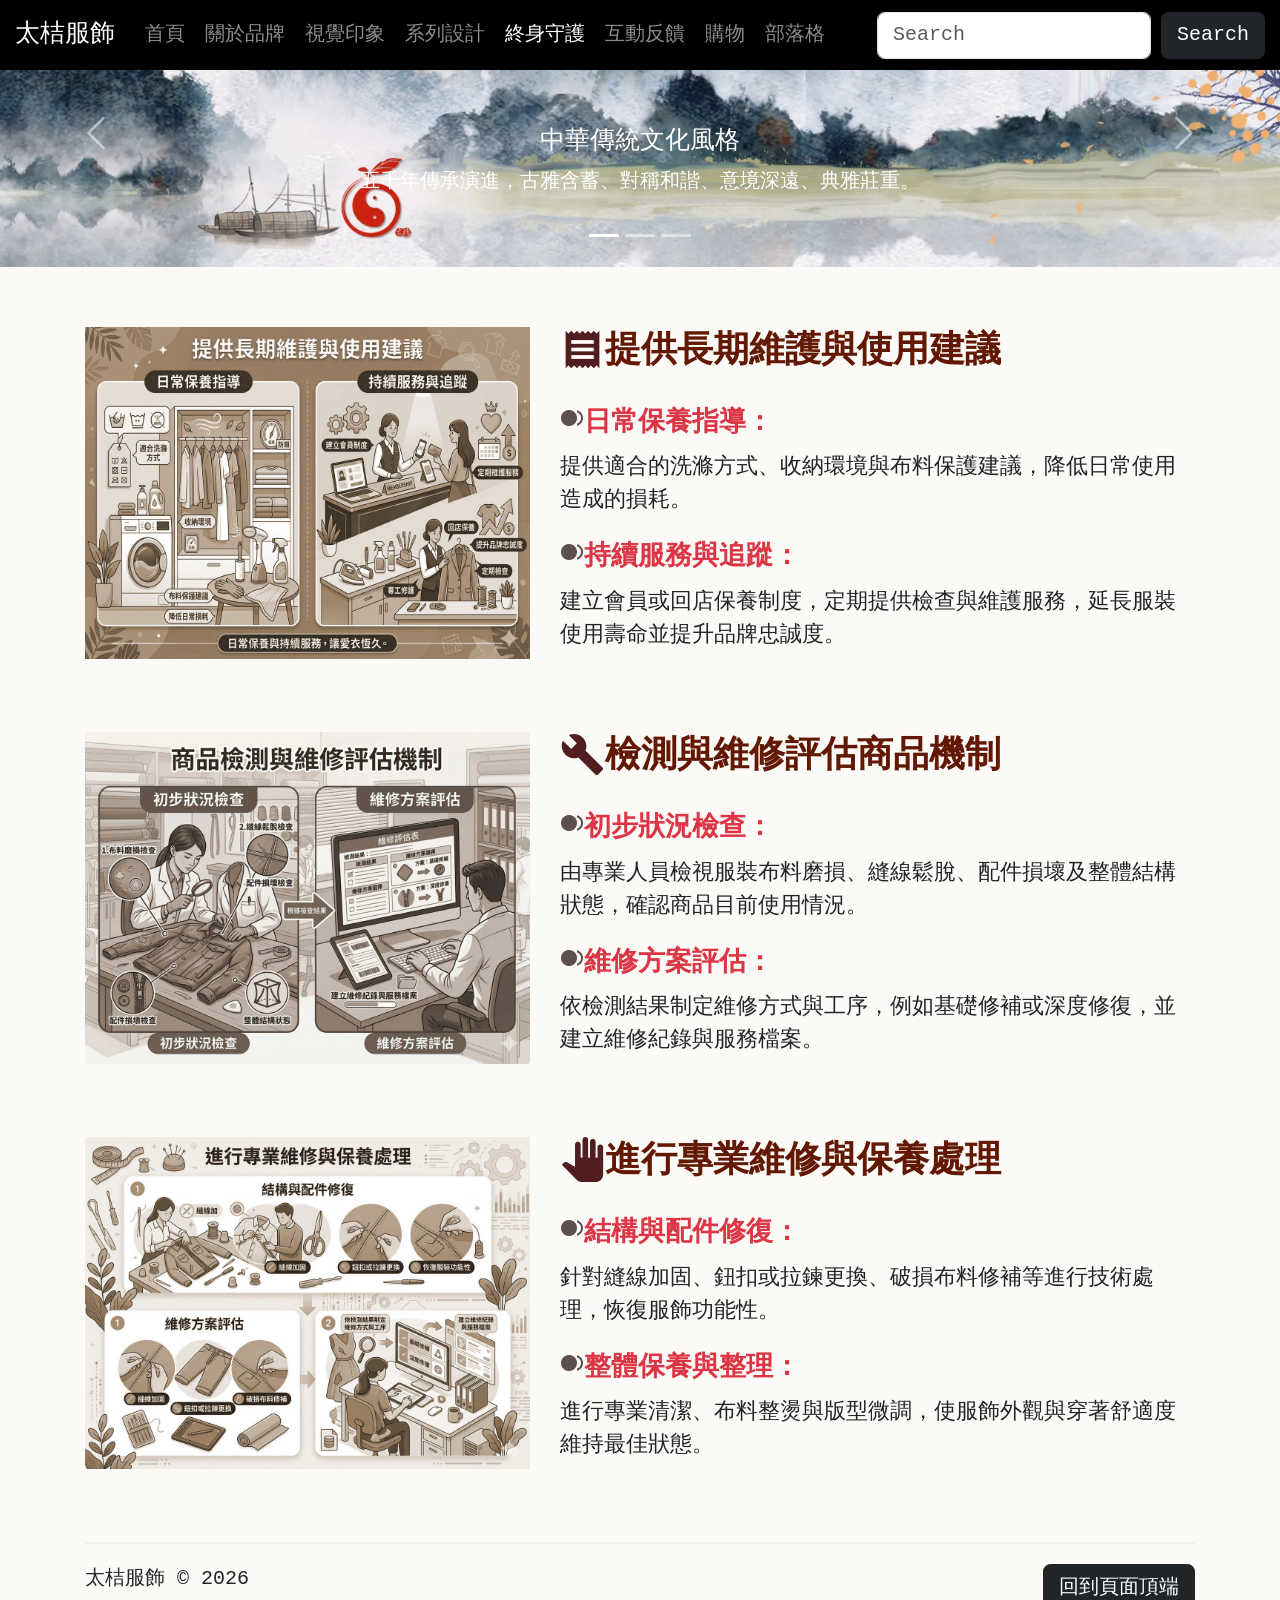
<file: guardian.html>
<!-- 宣告網頁文件是HTML5格式 -->
<!doctype html>
<!-- 網頁所屬地區的語言 -->
<html lang="zh-Hant-TW">
  <!-- 檔頭、SEO/GEO/AEO -->
  <head>
    <!-- 文字編碼 -->
    <meta charset="utf-8">
    <!-- RWD響應式網站 -->
    <meta name="viewport" content="width=device-width, initial-scale=1">
    <!-- 網站作者（擁有者、品牌名稱） -->
    <meta name="author" content="太桔服飾">
    <!-- 網頁描述、網頁內容濃縮，可透過ChatGPT協助生成 -->
    <meta name="description" content="太桔服飾，提供服裝檢測、專業維修與長期保養服務，延長衣物使用壽命，提升品質與穿著體驗，打造完善品牌售後與永續維護機制。">
    <!-- 網頁編輯器 -->
    <meta name="generator" content="Visual Studio Code">
    <!-- 網頁關鍵字、網頁內容提取，可透過ChatGPT協助提取 -->
    <meta name="keywords" content="太桔服飾,服裝檢測服務, 服飾維修機制, 衣物檢查評估, 服裝維修評估, 服飾維修流程, 專業服裝維修, 衣物修補服務, 縫線加固修復, 拉鍊更換服務, 鈕扣修補更換, 布料破損修復, 服裝結構修復, 衣物保養服務, 服飾清潔整燙, 版型調整服務, 服裝整理保養, 衣物養護管理, 服飾維護服務, 日常衣物保養, 洗滌與收納建議, 布料保護方法, 服裝使用壽命延長, 永續服飾保養, 服飾售後服務, 品牌售後維修, 長期服裝維護, 會員保養制度, 定期服裝檢查, 服飾保養追蹤, 高品質服裝維修, 服飾保養顧問, 衣物維修服務推薦">
    <!-- Favicon品牌Logo=, 第一行針對IE和其它瀏覽器，第二行針對IE之外的瀏覽器 -->
    <link rel="shortcut icon" href="/favicon.ico" type="image/x-icon">
    <link rel="icon" href="/favicon.ico" type="image/x-icon">
    <!-- 網頁標題，包含網站名稱和網頁名稱 -->
    <title>太桔服飾-終身守護</title>
    <!-- Bootstrap雲端CSS外部檔 -->
    <link href="https://cdn.jsdelivr.net/npm/bootstrap@5.3.8/dist/css/bootstrap.min.css" rel="stylesheet" integrity="sha384-sRIl4kxILFvY47J16cr9ZwB07vP4J8+LH7qKQnuqkuIAvNWLzeN8tE5YBujZqJLB" crossorigin="anonymous">
    <!-- 自訂的CSS -->
    <link rel="stylesheet" href="css/custom.css">
    <!-- GoogleIconFonts -->
    <link rel="stylesheet" href="https://fonts.googleapis.com/icon?family=Material+Icons">
    <!-- GA追蹤碼 -->
    <!-- Google tag (gtag.js) -->
    <script async src="https://www.googletagmanager.com/gtag/js?id=G-PJFQ34TGPG"></script>
    <script>
      window.dataLayer = window.dataLayer || [];
      function gtag(){dataLayer.push(arguments);}
      gtag('js', new Date());

      gtag('config', 'G-PJFQ34TGPG');
    </script>
    
  </head>
  <!-- 網頁本文 -->
  <body>
    <!-- 頁首/頂端Bar固定 -->
    <header class="fixed-top">
      <nav class="navbar navbar-expand-lg bg-dark navbar-dark">
        <div class="container-fluid">
          <a class="navbar-brand" href="index.html">太桔服飾</a>
          <button class="navbar-toggler" type="button" data-bs-toggle="collapse" data-bs-target="#navbarSupportedContent" aria-controls="navbarSupportedContent" aria-expanded="false" aria-label="Toggle navigation">
            <span class="navbar-toggler-icon"></span>
          </button>
          <div class="collapse navbar-collapse" id="navbarSupportedContent">
            <ul class="navbar-nav me-auto mb-2 mb-lg-0">
              <li class="nav-item">
                <a class="nav-link" href="index.html">首頁</a>
              </li>
              <li class="nav-item">
                <a class="nav-link"  href="about.html">關於品牌</a>
              </li>
              <li class="nav-item">
                <a class="nav-link" aria-current="page" href="image.html">視覺印象</a>
              </li>
              <li class="nav-item">
                <a class="nav-link" href="collection.html">系列設計</a>
              </li>
              <li class="nav-item">
                <a class="nav-link active" aria-current="page" href="guardian.html">終身守護</a>
              </li>
              <li class="nav-item">
                <a class="nav-link" href="https://toolkit.url.com.tw/bbs/index.php?email=bbs@trial-162240.url.tw" target="_blank">互動反饋</a>
              </li>
              <li class="nav-item">
                <a class="nav-link" href="https://mikanenn123.easy.co" target="_blank">購物</a>
              </li>
              <li class="nav-item">
                <a class="nav-link" href="https://mikanenn123.wordpress.com" target="_blank">部落格</a>
              </li>
            </ul>
            <form class="d-flex" role="search">
              <input class="form-control me-2" type="search" placeholder="Search" aria-label="Search"/>
              <button class="btn btn-dark" type="submit">Search</button>
            </form>
          </div>
        </div>
      </nav> 




    </header>
    <!-- 主內容 -->
    <main>
      <!-- 輪播圖外層 -->
      <div id="carouselExampleIndicators" class="carousel slide">
        <!-- 指示器 -->
        <div class="carousel-indicators">
          <button type="button" data-bs-target="#carouselExampleIndicators" data-bs-slide-to="0" class="active" aria-current="true" aria-label="Slide 1"></button>
          <button type="button" data-bs-target="#carouselExampleIndicators" data-bs-slide-to="1" aria-label="Slide 2"></button>
          <button type="button" data-bs-target="#carouselExampleIndicators" data-bs-slide-to="2" aria-label="Slide 3"></button>
        </div>
        <!-- 輪播圖片 -->
        <div class="carousel-inner">
          <div class="carousel-item active">
            <img src="images/index/chinese-traditional-view-1920.webp" class="d-block w-100" alt="中華傳統文化風格" title="中華傳統文化風格" aria-label="中華傳統文化風格">
            <div class="carousel-caption d-none d-md-block">
              <h5>中華傳統文化風格</h5>
              <p>五千年傳承演進，古雅含蓄、對稱和諧、意境深遠、典雅莊重。</p>
            </div>
           </div>
          <div class="carousel-item">
            <img src="images/index/japan-traditional-view-1920.webp" class="d-block w-100" alt="日本傳統文化風格" title="日本傳統文化風格" aria-label="日本傳統文化風格">
            <div class="carousel-caption d-none d-md-block">
              <h5>日本傳統文化風格</h5>
              <p>東瀛文化，簡約留白、侘寂之美、自然含蓄、靜謐雅致。</p>
            </div>
           </div>
          <div class="carousel-item">
            <img src="images/index/thailand-traditional-view-1920.webp" class="d-block w-100" alt="東南亞傳統文化風格" title="東南亞傳統文化風格" aria-label="東南亞傳統文化風格">
           <div class="carousel-caption d-none d-md-block">
              <h5>東南亞傳統文化風格</h5>
              <p>東南亞文化，色彩濃烈、自然熱帶、紋樣繁複、神秘奔放。</p>
           </div>
          </div>  
        </div>
        <!-- 控制器 -->
        <button class="carousel-control-prev" type="button" data-bs-target="#carouselExampleIndicators" data-bs-slide="prev">
          <span class="carousel-control-prev-icon" aria-hidden="true"></span>
          <span class="visually-hidden">Previous</span>
        </button>
        <button class="carousel-control-next" type="button" data-bs-target="#carouselExampleIndicators" data-bs-slide="next">
          <span class="carousel-control-next-icon" aria-hidden="true"></span>
          <span class="visually-hidden">Next</span>
        </button>
      </div>
        <div class="container">
          <!-- 提供長期維護與使用建議 -->
          <div class="row">
          <div class="col-md-5 order-md-0 mt-5">
            <img src="images/guardian/care-label-new.webp" class="img-fluid mx-auto" alt="提供長期維護與使用建議" title="提供長期維護與使用建議" aria-label="提供長期維護與使用建議">
          </div>
          <div class="col-md-7 order-md-0 mt-5">
            <h2><i class="material-icons" style="font-size:45px;color:rgb(80, 30, 30);vertical-align: text-bottom">receipt</i>提供長期維護與使用建議</h2>
            <p class="mt-4" style="font-size: 1.35rem; font-weight: bold;margin-bottom: 8px;"><i class="material-icons iconsTitle">fiber_smart_record</i><span class="text-danger">日常保養指導：</span></p>
            <p style="font-size: 1.1rem;" >提供適合的洗滌方式、收納環境與布料保護建議，降低日常使用造成的損耗。</p>          
            <p style="font-size: 1.35rem; font-weight: bold;margin-bottom: 8px;"><i class="material-icons iconsTitle">fiber_smart_record</i><span class="text-danger">持續服務與追蹤：</span></p>
            <p style="font-size: 1.1rem;">建立會員或回店保養制度，定期提供檢查與維護服務，延長服裝使用壽命並提升品牌忠誠度。</p>
          </div>
          </div> 

          <!-- 檢測與維修評商品估機制 -->
          <div class="row">
          <div class="col-md-5 order-md-0 mt-5">
            <img src="images/guardian/product-testing-new.webp" class="img-fluid mx-auto" alt="檢測與維修評估商品機制" title="檢測與維修評估商品機制" aria-label="檢測與維修評估商品機制">
          </div>
          <div class="col-md-7 order-md-0 mt-5">
            <h2><i class="material-icons" style="font-size:45px;color:rgb(80, 30, 30);vertical-align: text-bottom">build</i>檢測與維修評估商品機制</h2>
            <p class="mt-4" style="font-size: 1.35rem; font-weight: bold;margin-bottom: 8px;"><i class="material-icons iconsTitle">fiber_smart_record</i><span class="text-danger">初步狀況檢查：</span></p>
            <p style="font-size: 1.1rem;" >由專業人員檢視服裝布料磨損、縫線鬆脫、配件損壞及整體結構狀態，確認商品目前使用情況。</p>          
            <p style="font-size: 1.35rem; font-weight: bold;margin-bottom: 8px;"><i class="material-icons iconsTitle">fiber_smart_record</i><span class="text-danger">維修方案評估：</span></p>
            <p style="font-size: 1.1rem;">依檢測結果制定維修方式與工序，例如基礎修補或深度修復，並建立維修紀錄與服務檔案。</p>
          </div>
          </div> 

          <!-- 進行專業維修與保養處理 -->
          <div class="row">
          <div class="col-md-5 order-md-0 mt-5">
            <img src="images/guardian/product-maintenance-new.webp" class="img-fluid mx-auto" alt="進行專業維修與保養處理" title="進行專業維修與保養處理" aria-label="進行專業維修與保養處理">
          </div>
          <div class="col-md-7 order-md-0 mt-5">
            <h2><i class="material-icons" style="font-size:45px;color:rgb(80, 30, 30);vertical-align: text-bottom">pan_tool</i>進行專業維修與保養處理</h2>
            <p class="mt-4" style="font-size: 1.35rem; font-weight: bold;margin-bottom: 8px;"><i class="material-icons iconsTitle">fiber_smart_record</i><span class="text-danger">結構與配件修復：</span></p>
            <p style="font-size: 1.1rem;" >針對縫線加固、鈕扣或拉鍊更換、破損布料修補等進行技術處理，恢復服飾功能性。</p>          
            <p style="font-size: 1.35rem;font-weight: bold;margin-bottom: 8px;"><i class="material-icons iconsTitle">fiber_smart_record</i><span class="text-danger">整體保養與整理：</span></p>
            <p style="font-size: 1.1rem;">進行專業清潔、布料整燙與版型微調，使服飾外觀與穿著舒適度維持最佳狀態。</p>
          </div>
        </div> 
        
        <hr class="card mt-5">
      </div>  
      <footer class="container">
        <p class="float-end"><a href="#top" class="btn btn-dark">回到頁面頂端</a></p>
        <p>太桔服飾 &copy; 2026</p>
      </footer>
    </main>
    <!-- Bootstrap雲端JS外部檔 -->
    <script src="https://cdn.jsdelivr.net/npm/bootstrap@5.3.8/dist/js/bootstrap.bundle.min.js" integrity="sha384-FKyoEForCGlyvwx9Hj09JcYn3nv7wiPVlz7YYwJrWVcXK/BmnVDxM+D2scQbITxI" crossorigin="anonymous"></script>
  </body>
</html>
</file>
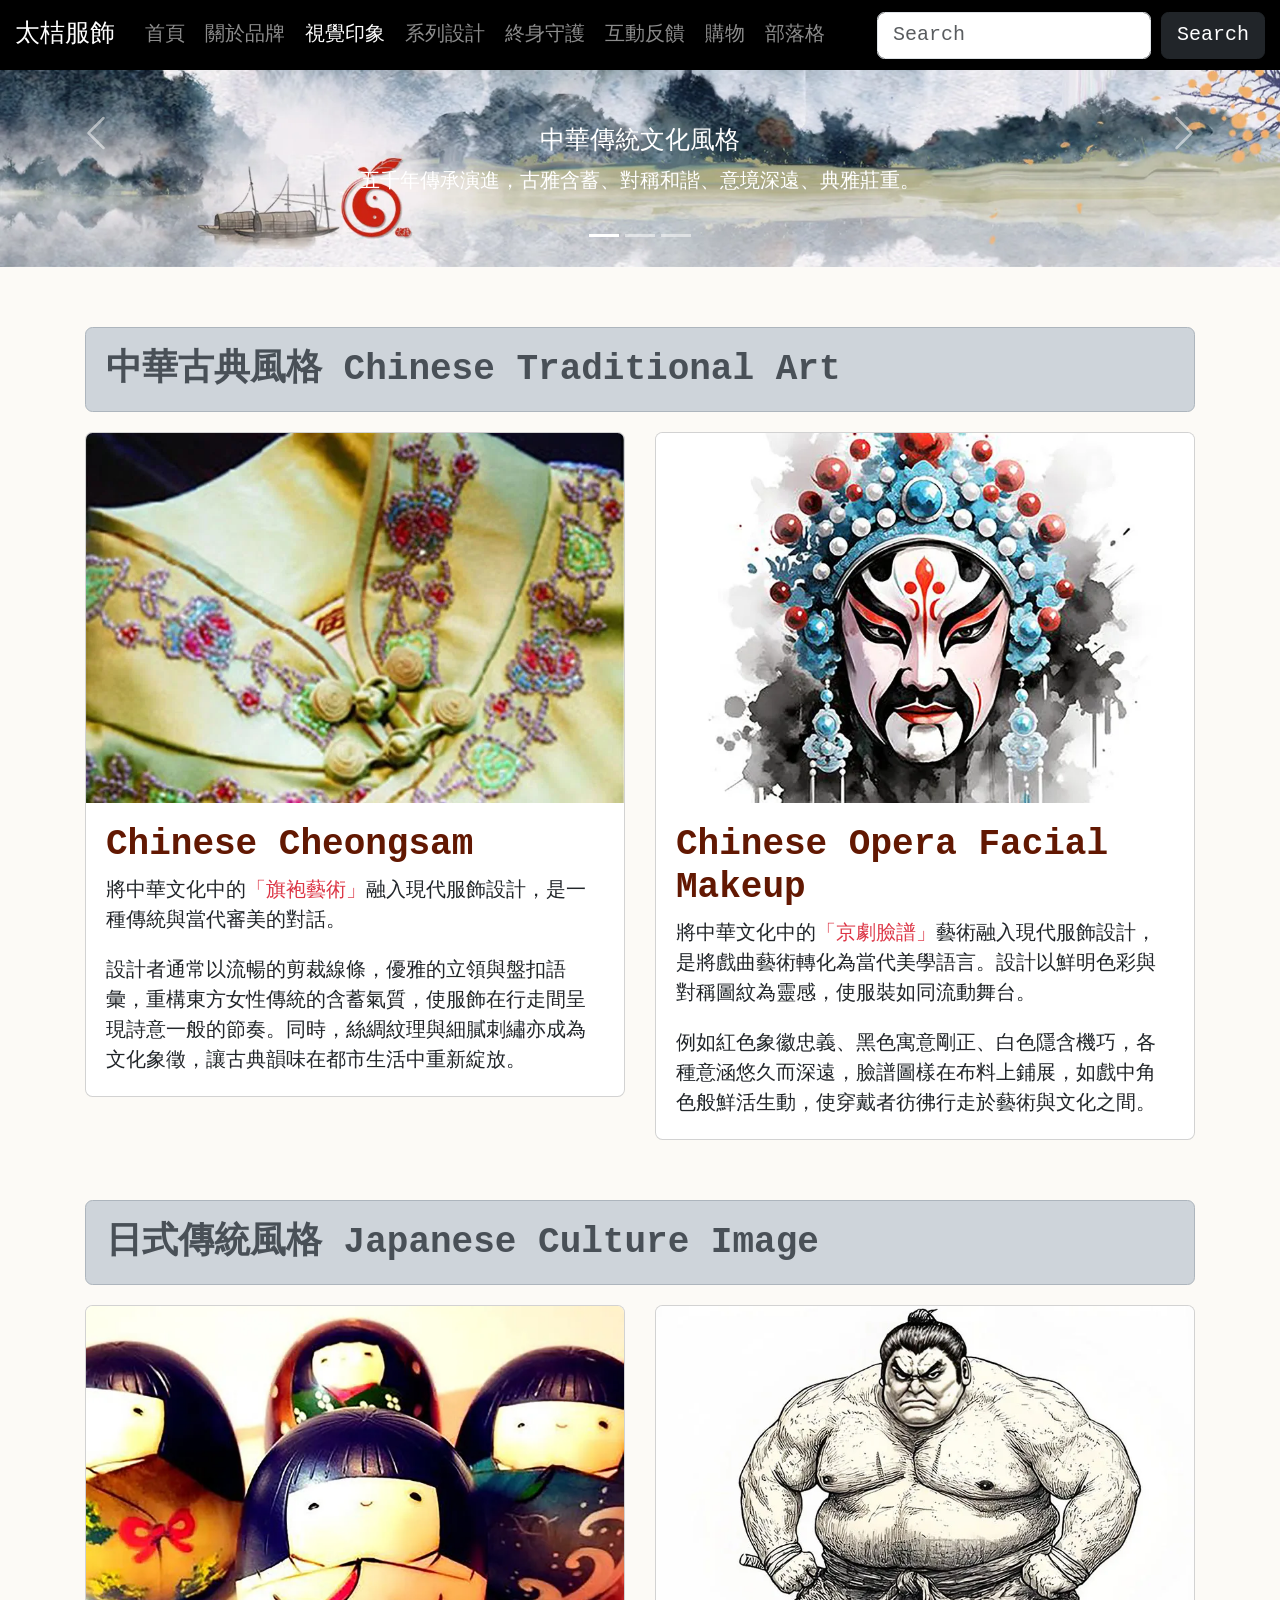
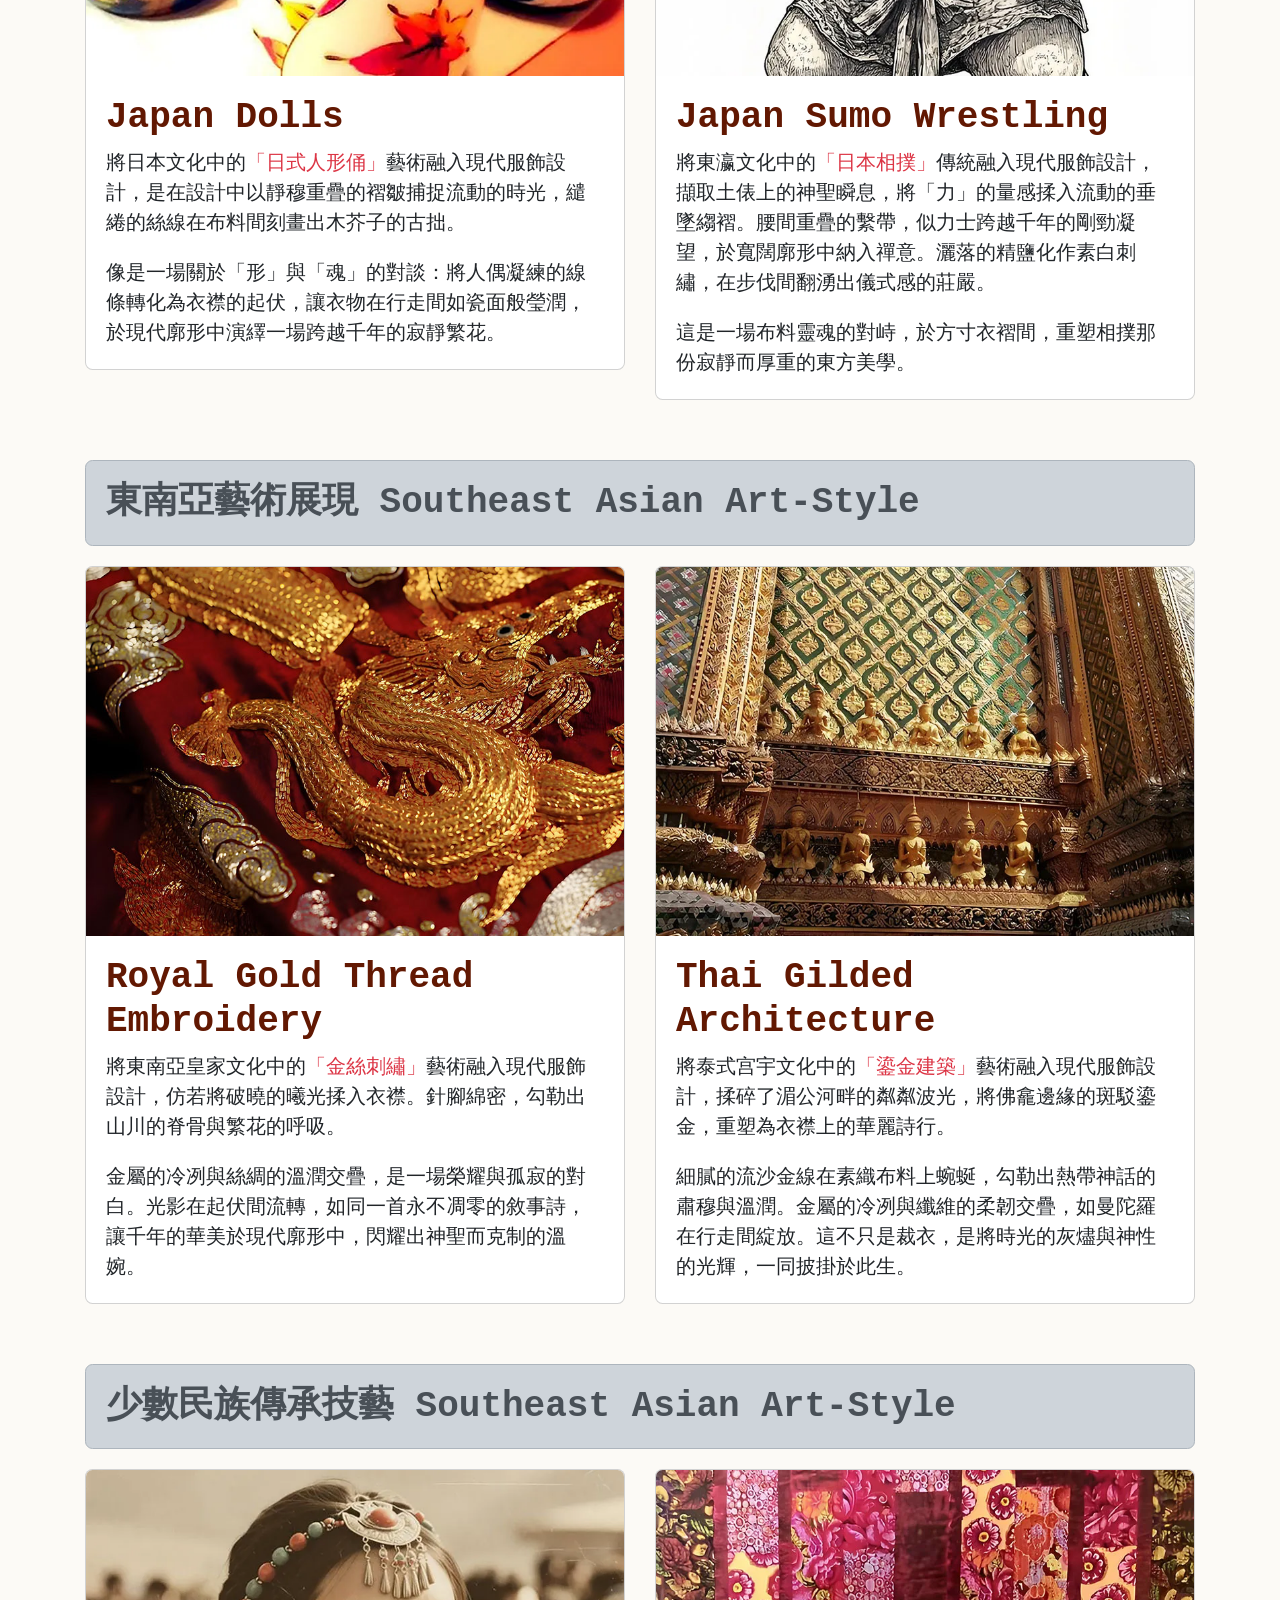
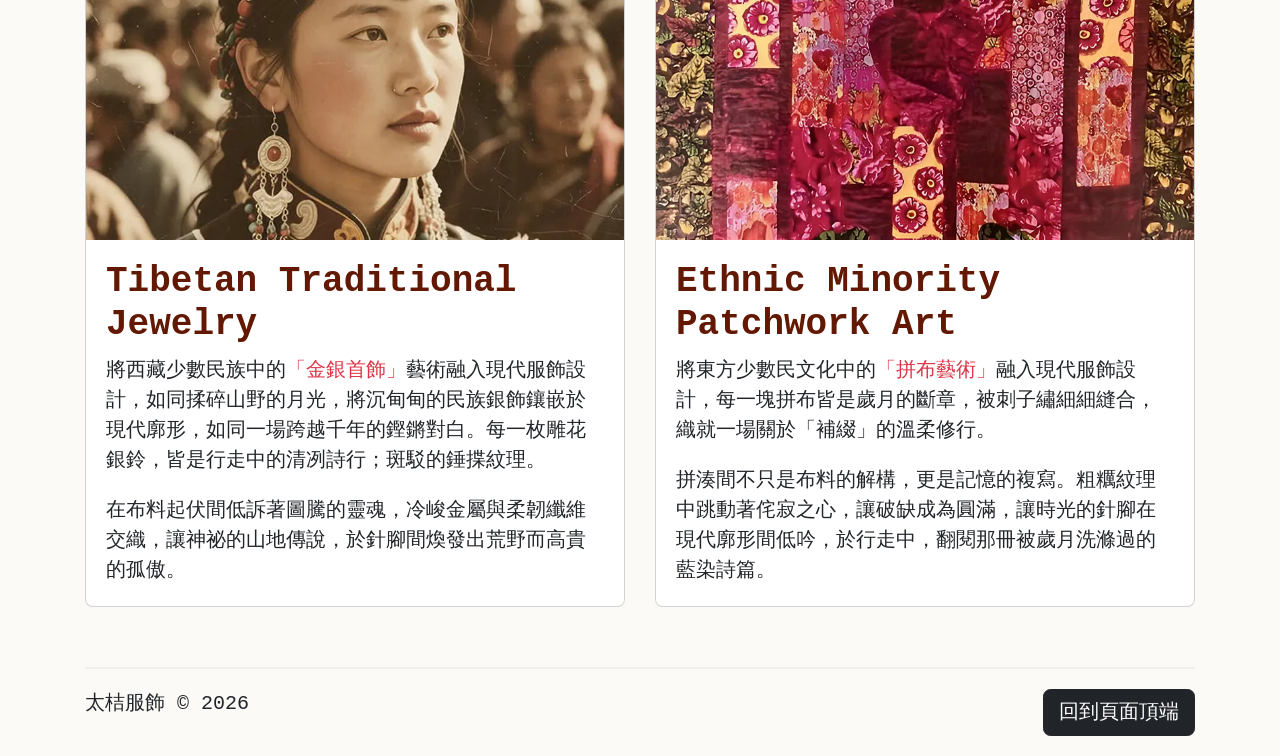
<file: image.html>
<!-- 宣告網頁文件是HTML5格式 -->
<!doctype html>
<!-- 網頁所屬地區的語言 -->
<html lang="zh-Hant-TW">
  <!-- 檔頭、SEO/GEO/AEO -->
  <head>
    <!-- 文字編碼 -->
    <meta charset="utf-8">
    <!-- RWD響應式網站 -->
    <meta name="viewport" content="width=device-width, initial-scale=1">
    <!-- 網站作者（擁有者、品牌名稱） -->
    <meta name="author" content="太桔服飾">
    <!-- 網頁描述、網頁內容濃縮，可透過ChatGPT協助生成 -->
    <meta name="description" content="融合旗袍、京劇臉譜、日本人偶、相撲與東南亞藝術元素，轉譯為現代服飾設計語彙，展現多元東方文化與當代時尚美學。">
    <!-- 網頁編輯器 -->
    <meta name="generator" content="Visual Studio Code">
    <!-- 網頁關鍵字、網頁內容提取，可透過ChatGPT協助提取 -->
    <meta name="keywords" content="中華旗袍藝術, 旗袍服飾設計, 中式旗袍美學, 東方女性服裝設計, 旗袍立領設計, 盤扣服裝設計, 絲綢刺繡服飾, 中華文化服裝設計, 京劇臉譜藝術, 京劇臉譜設計元素, 戲曲文化服飾設計, 臉譜圖騰設計, 東方戲曲美學, 日本人偶藝術, 日式人偶設計靈感, 木芥子人偶文化, 日本傳統藝術設計, 日式服裝美學, 日本相撲文化, 相撲元素服裝設計, 日式傳統文化設計, 禪意服裝設計, 東南亞鎏金建築藝術, 東南亞文化設計元素, 鎏金裝飾設計, 熱帶文化藝術設計, 東南亞民族風設計, 日本拼布藝術, 日式拼布設計, 刺子繡工藝, 藍染拼布藝術, 侘寂美學設計, 東方金絲刺繡, 傳統刺繡服裝設計, 金線刺繡藝術, 東方刺繡工藝, 民族刺繡文化, 少數民族銀飾, 民族金銀首飾設計, 民族圖騰飾品, 銀飾文化藝術, 民族風服飾設計, 東方文化服裝設計, 文化創意服飾, 東方時尚設計, 傳統文化現代設計">
    <!-- Favicon品牌Logo=, 第一行針對IE和其它瀏覽器，第二行針對IE之外的瀏覽器 -->
    <link rel="shortcut icon" href="/favicon.ico" type="image/x-icon">
    <link rel="icon" href="/favicon.ico" type="image/x-icon">
    <!-- 網頁標題，包含網站名稱和網頁名稱 -->
    <title>太桔服飾-視覺印象</title>
    <!-- Bootstrap雲端CSS外部檔 -->
    <link href="https://cdn.jsdelivr.net/npm/bootstrap@5.3.8/dist/css/bootstrap.min.css" rel="stylesheet" integrity="sha384-sRIl4kxILFvY47J16cr9ZwB07vP4J8+LH7qKQnuqkuIAvNWLzeN8tE5YBujZqJLB" crossorigin="anonymous">
    <!-- 自訂的CSS -->
    <link rel="stylesheet" href="css/custom.css">
    <!-- GA追蹤碼 -->
    <!-- Google tag (gtag.js) -->
    <script async src="https://www.googletagmanager.com/gtag/js?id=G-PJFQ34TGPG"></script>
    <script>
      window.dataLayer = window.dataLayer || [];
      function gtag(){dataLayer.push(arguments);}
      gtag('js', new Date());

      gtag('config', 'G-PJFQ34TGPG');
    </script>

  </head>
  <!-- 網頁本文 -->
  <body>
    <!-- 頁首/頂端Bar固定 -->
    <header class="fixed-top">
      <nav class="navbar navbar-expand-lg bg-dark navbar-dark">
        <div class="container-fluid">
          <a class="navbar-brand" href="index.html">太桔服飾</a>
          <button class="navbar-toggler" type="button" data-bs-toggle="collapse" data-bs-target="#navbarSupportedContent" aria-controls="navbarSupportedContent" aria-expanded="false" aria-label="Toggle navigation">
            <span class="navbar-toggler-icon"></span>
          </button>
          <div class="collapse navbar-collapse" id="navbarSupportedContent">
            <ul class="navbar-nav me-auto mb-2 mb-lg-0">
              <li class="nav-item">
                <a class="nav-link" href="index.html">首頁</a>
              </li>
              <li class="nav-item">
                <a class="nav-link"  href="about.html">關於品牌</a>
              </li>
              <li class="nav-item">
                <a class="nav-link active" aria-current="page" href="image.html">視覺印象</a>
              </li>
              <li class="nav-item">
                <a class="nav-link" href="collection.html">系列設計</a>
              </li>
              <li class="nav-item">
                <a class="nav-link" href="guardian.html">終身守護</a>
              </li>
              <li class="nav-item">
                <a class="nav-link" href="https://toolkit.url.com.tw/bbs/index.php?email=bbs@trial-162240.url.tw" target="_blank">互動反饋</a>
              </li>
              <li class="nav-item">
                <a class="nav-link" href="https://mikanenn123.easy.co" target="_blank">購物</a>
              </li>
              <li class="nav-item">
                <a class="nav-link" href="https://mikanenn123.wordpress.com" target="_blank">部落格</a>
              </li>
            </ul>
            <form class="d-flex" role="search">
              <input class="form-control me-2" type="search" placeholder="Search" aria-label="Search"/>
              <button class="btn btn-dark" type="submit">Search</button>
            </form>
          </div>
        </div>
      </nav> 




    </header>
    <!-- 主內容 -->
    <main>
      <!-- 輪播圖外層 -->
      <div id="carouselExampleIndicators" class="carousel slide">
        <!-- 指示器 -->
        <div class="carousel-indicators">
          <button type="button" data-bs-target="#carouselExampleIndicators" data-bs-slide-to="0" class="active" aria-current="true" aria-label="Slide 1"></button>
          <button type="button" data-bs-target="#carouselExampleIndicators" data-bs-slide-to="1" aria-label="Slide 2"></button>
          <button type="button" data-bs-target="#carouselExampleIndicators" data-bs-slide-to="2" aria-label="Slide 3"></button>
        </div>
         <!-- 輪播圖片 -->
        <div class="carousel-inner">
          <div class="carousel-item active">
            <img src="images/index/chinese-traditional-view-1920.webp" class="d-block w-100" alt="中華傳統文化風格" title="中華傳統文化風格" aria-label="中華傳統文化風格">
            <div class="carousel-caption d-none d-md-block">
              <h5>中華傳統文化風格</h5>
              <p>五千年傳承演進，古雅含蓄、對稱和諧、意境深遠、典雅莊重。</p>
            </div>
           </div>
          <div class="carousel-item">
            <img src="images/index/japan-traditional-view-1920.webp" class="d-block w-100" alt="日本傳統文化風格" title="日本傳統文化風格" aria-label="日本傳統文化風格">
            <div class="carousel-caption d-none d-md-block">
              <h5>日本傳統文化風格</h5>
              <p>東瀛文化，簡約留白、侘寂之美、自然含蓄、靜謐雅致。</p>
            </div>
           </div>
          <div class="carousel-item">
            <img src="images/index/thailand-traditional-view-1920.webp" class="d-block w-100" alt="東南亞傳統文化風格" title="東南亞傳統文化風格" aria-label="東南亞傳統文化風格">
           <div class="carousel-caption d-none d-md-block">
              <h5>東南亞傳統文化風格</h5>
              <p>東南亞文化，色彩濃烈、自然熱帶、紋樣繁複、神秘奔放。</p>
           </div>
          </div>  
        </div>
        <!-- 控制器 -->
        <button class="carousel-control-prev" type="button" data-bs-target="#carouselExampleIndicators" data-bs-slide="prev">
          <span class="carousel-control-prev-icon" aria-hidden="true"></span>
          <span class="visually-hidden">Previous</span>
        </button>
        <button class="carousel-control-next" type="button" data-bs-target="#carouselExampleIndicators" data-bs-slide="next">
          <span class="carousel-control-next-icon" aria-hidden="true"></span>
          <span class="visually-hidden">Next</span>
        </button>
      </div>
      <div class="container">
        <h2 class="alert alert-dark mt-5" role="alert">中華古典風格 Chinese Traditional Art</h2>
        <div class="row">
          <div class="col-lg-6">
            <div class="card">
              <img src="images/image/chinese-cheongsam800550.webp" class="card-img-top" alt="中華傳統旗袍" title="中華傳統旗袍">
              <div class="card-body">
                <h2 class="">Chinese Cheongsam</h2>
                <p class="card-text">將中華文化中的<span class="text-danger">「旗袍藝術」</span>融入現代服飾設計，是一種傳統與當代審美的對話。</p>
                <p class="card-text">設計者通常以流暢的剪裁線條，優雅的立領與盤扣語彙，重構東方女性傳統的含蓄氣質，使服飾在行走間呈現詩意一般的節奏。同時，絲綢紋理與細膩刺繡亦成為文化象徵，讓古典韻味在都市生活中重新綻放。</p>
              </div>
            </div>
          </div>
          <div class="col-lg-6">
            <div class="card">
              <img src="images/image/chinese-opera-facial-makeup800550.webp" class="card-img-top" alt="太桔品牌簡介" title="太桔品牌簡介">
              <div class="card-body">
                <h2 class="">Chinese Opera Facial Makeup</h2>
                <p class="card-text">將中華文化中的<span class="text-danger">「京劇臉譜」</span>藝術融入現代服飾設計，是將戲曲藝術轉化為當代美學語言。設計以鮮明色彩與對稱圖紋為靈感，使服裝如同流動舞台。</p>
                <p class="card-text">例如紅色象徽忠義、黑色寓意剛正、白色隱含機巧，各種意涵悠久而深遠，臉譜圖樣在布料上鋪展，如戲中角色般鮮活生動，使穿戴者彷彿行走於藝術與文化之間。</p>
              </div>
            </div>
          </div>





        </div>

        <h2 class="alert alert-dark mt-5" role="alert">日式傳統風格 Japanese Culture Image</h2>
        <div class="row">
          <div class="col-lg-6">
            <div class="card">
              <img src="images/image/japan-doll800550.webp" class="card-img-top" alt="日式人形俑" title="日式人形俑">
              <div class="card-body">
                <h2 class="">Japan Dolls</h2>
                <p class="card-text">將日本文化中的<span class="text-danger">「日式人形俑」</span>藝術融入現代服飾設計，是在設計中以靜穆重疊的褶皺捕捉流動的時光，繾綣的絲線在布料間刻畫出木芥子的古拙。</p>
                <p class="card-text">像是一場關於「形」與「魂」的對談：將人偶凝練的線條轉化為衣襟的起伏，讓衣物在行走間如瓷面般瑩潤，於現代廓形中演繹一場跨越千年的寂靜繁花。</p>
              </div>
            </div>
          </div>
          <div class="col-lg-6">
            <div class="card">
              <img src="images/image/japanese-sumo-wrestling800500.webp" class="card-img-top" alt="太桔品牌簡介" title="太桔品牌簡介">
              <div class="card-body">
                <h2 class="">Japan Sumo Wrestling</h2>
                <p class="card-text">將東瀛文化中的<span class="text-danger">「日本相撲」</span>傳統融入現代服飾設計，擷取土俵上的神聖瞬息，將「力」的量感揉入流動的垂墜縐褶。腰間重疊的繫帶，似力士跨越千年的剛勁凝望，於寬闊廓形中納入禪意。灑落的精鹽化作素白刺繡，在步伐間翻湧出儀式感的莊嚴。</p>
                <p class="card-text">這是一場布料靈魂的對峙，於方寸衣褶間，重塑相撲那份寂靜而厚重的東方美學。</p>
              </div>
            </div>
          </div>





        </div>

        <h2 class="alert alert-dark mt-5" role="alert">東南亞藝術展現 Southeast Asian Art-Style</h2>
        <div class="row">
          <div class="col-lg-6">
            <div class="card">
              <img src="images/image/thai-golden-embrodery800550.jpg" class="card-img-top" alt="東南亞皇家金絲刺繡" title="東南亞皇家金絲刺繡">
              <div class="card-body">
                <h2 class="">Royal Gold Thread Embroidery</h2>
                <p class="card-text">將東南亞皇家文化中的<span class="text-danger">「金絲刺繡」</span>藝術融入現代服飾設計，仿若將破曉的曦光揉入衣襟。針腳綿密，勾勒出山川的脊骨與繁花的呼吸。</p>
                <p class="card-text">金屬的冷冽與絲綢的溫潤交疊，是一場榮耀與孤寂的對白。光影在起伏間流轉，如同一首永不凋零的敘事詩，讓千年的華美於現代廓形中，閃耀出神聖而克制的溫婉。</p>
              </div>
            </div>
          </div>
          <div class="col-lg-6">
            <div class="card">
              <img src="images/image/thai-carved-golden800550.webp" class="card-img-top" alt="泰式鎏金建築" title="泰式鎏金建築">
              <div class="card-body">
                <h2 class="">Thai Gilded Architecture</h2>
                <p class="card-text">將泰式宫宇文化中的<span class="text-danger">「鎏金建築」</span>藝術融入現代服飾設計，揉碎了湄公河畔的粼粼波光，將佛龕邊緣的斑駁鎏金，重塑為衣襟上的華麗詩行。</p>
                <p class="card-text">細膩的流沙金線在素織布料上蜿蜒，勾勒出熱帶神話的肅穆與溫潤。金屬的冷冽與纖維的柔韌交疊，如曼陀羅在行走間綻放。這不只是裁衣，是將時光的灰燼與神性的光輝，一同披掛於此生。</p>
              </div>
            </div>
          </div>





        </div>

        <h2 class="alert alert-dark mt-5" role="alert">少數民族傳承技藝 Southeast Asian Art-Style</h2>
        <div class="row">
          <div class="col-lg-6">
            <div class="card">
              <img src="images/image/ethnic-minority-jewelry800550.webp" class="card-img-top" alt="藏族傳統首飾" title="藏族傳統首飾">
              <div class="card-body">
                <h2 class="">Tibetan Traditional Jewelry</h2>
                <p class="card-text">將西藏少數民族中的<span class="text-danger">「金銀首飾」</span>藝術融入現代服飾設計，如同揉碎山野的月光，將沉甸甸的民族銀飾鑲嵌於現代廓形，如同一場跨越千年的鏗鏘對白。每一枚雕花銀鈴，皆是行走中的清冽詩行；斑駁的錘揲紋理。</p>
                <p class="card-text">在布料起伏間低訴著圖騰的靈魂，冷峻金屬與柔韌纖維交織，讓神祕的山地傳說，於針腳間煥發出荒野而高貴的孤傲。</p>
              </div>
            </div>
          </div>
          <div class="col-lg-6">
            <div class="card">
              <img src="images/image/japan-patchwork-art800550.webp" class="card-img-top" alt="少數民族拼布藝術" title="少數民族拼布藝術">
              <div class="card-body">
                <h2 class="">Ethnic Minority Patchwork Art</h2>
                <p class="card-text">將東方少數民文化中的<span class="text-danger">「拼布藝術」</span>融入現代服飾設計，每一塊拼布皆是歲月的斷章，被刺子繡細細縫合，織就一場關於「補綴」的溫柔修行。</p>
                <p class="card-text">拼湊間不只是布料的解構，更是記憶的複寫。粗糲紋理中跳動著侘寂之心，讓破缺成為圓滿，讓時光的針腳在現代廓形間低吟，於行走中，翻閱那冊被歲月洗滌過的藍染詩篇。</p>
              </div>
            </div>
          </div>





        </div>

        <hr class="card mt-5">
      </div>  
      <footer class="container">
        <p class="float-end"><a href="#top" class="btn btn-dark">回到頁面頂端</a></p>
        <p>太桔服飾 &copy; 2026</p>
      </footer>
    </main>
    <!-- Bootstrap雲端JS外部檔 -->
    <script src="https://cdn.jsdelivr.net/npm/bootstrap@5.3.8/dist/js/bootstrap.bundle.min.js" integrity="sha384-FKyoEForCGlyvwx9Hj09JcYn3nv7wiPVlz7YYwJrWVcXK/BmnVDxM+D2scQbITxI" crossorigin="anonymous"></script>
  </body>
</html>
</file>
<file: css/custom.css>
:root,
[data-bs-theme=dark] {
--bs-dark-rgb: 0, 0, 0;
}

/* 連結Google雲端字體，提供用戶一致體驗UX */
@import url('https://fonts.googleapis.com/css2?family=LXGW+WenKai+Mono+TC&display=swap');

html {font-size: 20px;}

/* 統一每一個網頁的背景色 */
body {font-family: "LXGW WenKai Mono TC", monospace; background: #fcfaf6;}

/* 標題一級的文字大小 */
h1 {font-size: 2rem;}

/* 標題二級的文字設定，選取器是標籤，影響整體 */
h2 {font-size: 1.8rem;font-weight: 800;color: rgb(98, 24, 2);}

/* 選取器是類別，影響個別，需要手動套用 */
.h2-custom-pink {font-size: 3rem;font-weight: 800;color: rgb(58, 51, 55);}

/* 重要文字標註 */
.text-pink {color: rgb(255, 01, 195)}

/* 駝峰式命名、與其它css衝突 */
/* 與其它css衝突，無法套用文字大小時，可強制優先套用目前樣式 */
.iconsTitle {
    font: size 1rem !important;
    color: rgb(93, 78, 80);
    vertical-align:textbottom;
}

/* 旅遊安全頁面的標題四級文字大小 */
.h4-FontSize {font-size: 1.1rem;font-weight: 900;}

/* 項目清單符號，連帶影響清單內的文字色彩 */
/* li{ color: #198754;} */

/* 單獨針對／編鎮清單的符號色彩，優化前 
ul li::marker{
    color: #198754;
}

ol li::marker{
    color: #198754;
} */

/* 單獨針對／編鎮清單的符號色彩，優化後方式一 
li::marker, ol li::marker{
    color: #198754;
} */

/* 單獨針對／編鎮清單的符號色彩，優化後方式二 */
li::marker{color: #198754;}


/* ChatGPT：旅遊安全頁面的旅遊警示的四個等級文字色彩 */
.text-muted {
    color: #666666;    /* 灰色，表示次要、輕微的資訊 */
}

.text-warning {
    color: #FFdd00;   /* 黃色，表示提醒、警示 */
}

.text-alert {
    color: #FF8800;   /* 橙色，表示注意或強調 */
}

.text-danger {
    color: #CC0000;   /* 紅色，表示錯誤、危險 */
}

/* 保留（collection頁）card類別，新增樣式拿掉邊框 */
.card-no-border {
    border: none;
    background: none;
}

/* 字體樣式粗細，100-900 */
/* 類別=： 個別套用 */
.text-boldest {
    font-weight: 900;
}

/* 複合：整體套用 */
#none h5 {
    font-weight: 900;
}

/* Collection頁面第一張大圖，圖片裁切 
.imgCut{
    width: 100%;    */ /* 原圖尺寸、父層寬度 
    height: 500px;
    clip:rect(0px,0px,290px,0px);
    object-fit: cover;
} */
</file>
